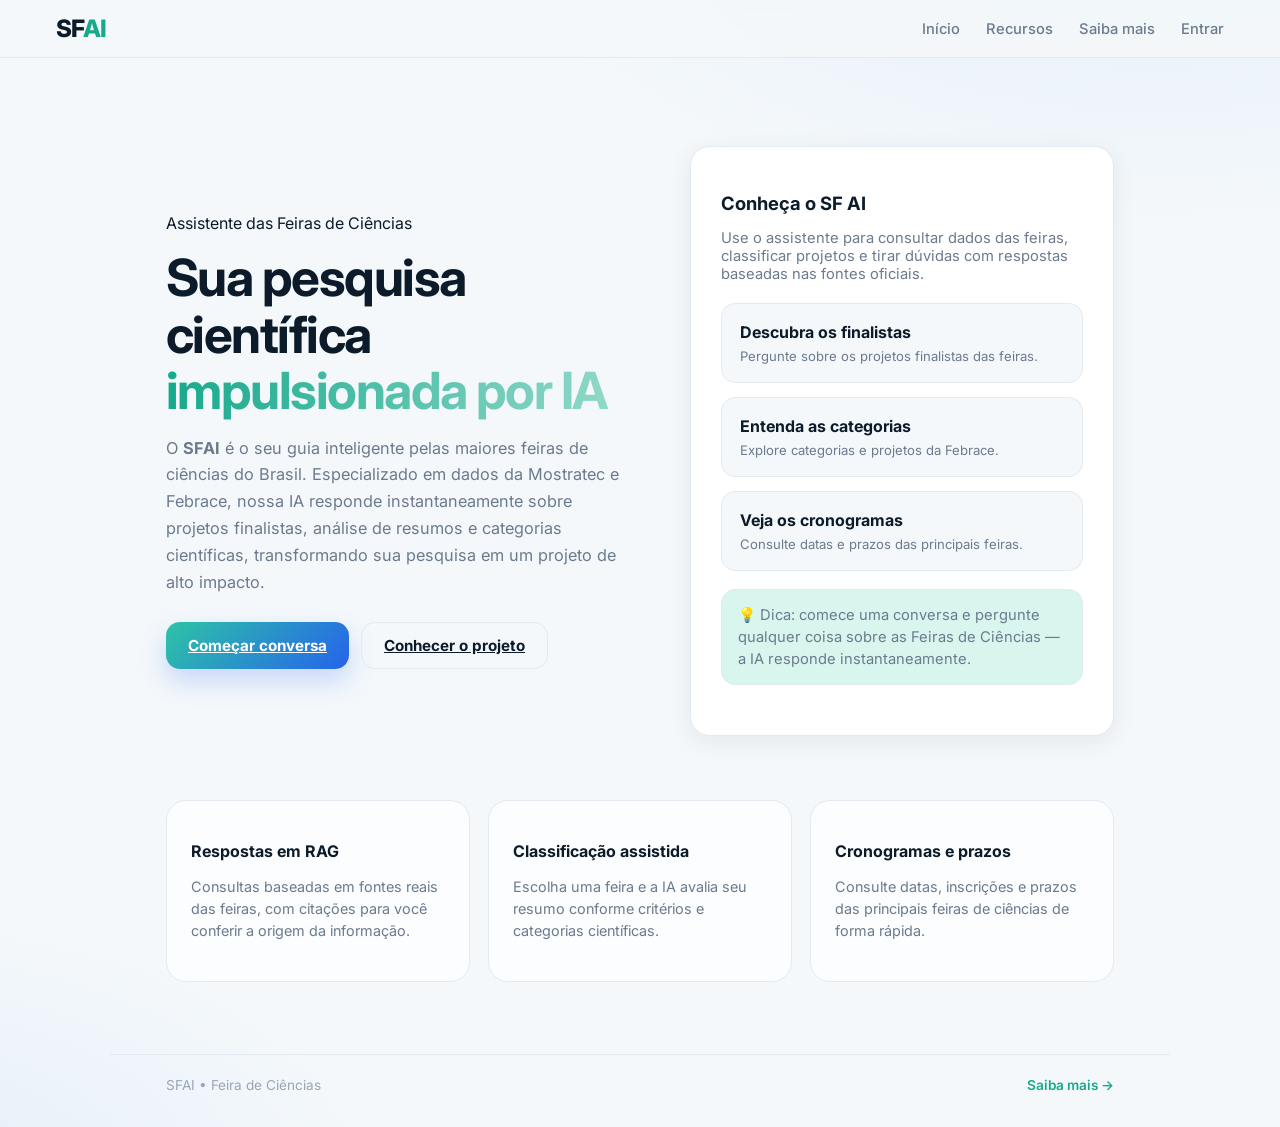
<file: index.html>
<!doctype html>
<html lang="pt-br">
  <head>
    <meta charset="UTF-8" />
    <meta name="viewport" content="width=device-width, initial-scale=1.0" />
    <meta name="theme-color" content="#0a1628" media="(prefers-color-scheme: dark)" />
    <meta name="theme-color" content="#f6f9fc" media="(prefers-color-scheme: light)" />
    <title>SFAI — Assistente Inteligente</title>

    <link rel="preconnect" href="https://fonts.googleapis.com" />
    <link rel="preconnect" href="https://fonts.gstatic.com" crossorigin />
    <link
      href="https://fonts.googleapis.com/css2?family=Inter:wght@400;500;600;700&display=swap"
      rel="stylesheet"
    />
    <script src="Theme/theme.js" defer></script>
    <link rel="stylesheet" href="Theme/theme.css" />
    <link rel="stylesheet" href="FrontEnd/chatbot/style.css" />
    <link rel="icon" type="image/png" href="img/favicon.png" />
  </head>

  <body>
    <div class="app">
      <!-- ======= Barra lateral de navegação ======= -->
      <aside class="sidebar" aria-label="Navegação principal">
        <button
          type="button"
          class="brand"
          onclick="window.location.href = 'Layout.html'"
          title="Página inicial"
        >
          La<span>r</span>
        </button>

        <nav class="sidebar-nav">
          <button
            type="button"
            class="nav-btn"
            onclick="browser()"
            title="Histórico de conversas"
            aria-label="Histórico de conversas"
          >
            <svg viewBox="0 0 24 24" fill="none" stroke="currentColor" stroke-width="2" stroke-linecap="round" stroke-linejoin="round" aria-hidden="true">
              <circle cx="12" cy="12" r="10"/>
              <polyline points="12 6 12 12 16 14"/>
            </svg>
            <span class="nav-label">Histórico</span>
          </button>

          <button
            type="button"
            class="nav-btn"
            onclick="toggleFaq()"
            title="Perguntas frequentes"
            aria-label="Perguntas frequentes"
          >
            <svg viewBox="0 0 24 24" fill="none" stroke="currentColor" stroke-width="2" stroke-linecap="round" stroke-linejoin="round" aria-hidden="true">
              <circle cx="12" cy="12" r="10"/>
              <path d="M9.09 9a3 3 0 0 1 5.83 1c0 2-3 3-3 3"/>
              <line x1="12" y1="17" x2="12.01" y2="17"/>
            </svg>
            <span class="nav-label">Perguntas frequentes</span>
          </button>
        </nav>

        <div class="sidebar-foot">
          <button
            type="button"
            class="nav-btn sidebar-collapse"
            title="Recolher menu"
            aria-label="Recolher menu"
            aria-expanded="true"
          >
            <svg viewBox="0 0 24 24" fill="none" stroke="currentColor" stroke-width="2" stroke-linecap="round" stroke-linejoin="round" aria-hidden="true">
              <polyline points="15 18 9 12 15 6"/>
            </svg>
            <span class="nav-label">Recolher</span>
          </button>
        </div>
      </aside>

      <!-- ======= Área principal ======= -->
      <div class="app-main">
        <main class="chat-stage">
          <section id="chat-container" class="chat-container" aria-label="Mensagens do assistente">
            <div class="chat-head" id="chatHead" aria-hidden="true">
              <h1>SF<span>AI</span></h1>
            </div>

            <div id="chat-area" class="chat-area" tabindex="0" aria-live="polite">
              <div class="message bot">
                Olá 👋 Pergunte qualquer coisa sobre as Feiras de Ciências, horários e muito mais!
              </div>
            </div>

            <div id="modeBadge" class="mode-badge" role="button" tabindex="0" title="Clique para desativar"></div>
          </section>
        </main>

        <!-- Composer: campo onde o usuário digita (separado da área de mensagens) -->
        <div class="composer-shell" aria-label="Campo de mensagem">
          <div class="composer-inner">
            <section class="hero" id="hero">
              <h1>SF<span>AI</span></h1>
              <p>Assistente inteligente para ajudar você a organizar seu projeto</p>
            </section>

            <div class="input-area">
              <div class="feira-selector">
                <button
                  type="button"
                  class="options-input-area"
                  onclick="toggleFeiraPopup()"
                  aria-haspopup="true"
                  aria-expanded="false"
                  id="feiraToggle"
                  title="Classificar para uma feira"
                  aria-label="Escolher feira"
                >
                  <svg viewBox="0 0 24 24" fill="none" stroke="currentColor" stroke-width="2" stroke-linecap="round" stroke-linejoin="round" aria-hidden="true">
                    <line x1="12" y1="5" x2="12" y2="19"/><line x1="5" y1="12" x2="19" y2="12"/>
                  </svg>
                </button>
                <div class="feira-popup" id="feiraPopup" role="menu">
                  <p class="feira-popup-title">Classificar para</p>
                  <button type="button" class="botao" role="menuitem" onclick="selecionarFeira('FEBRACE')">Febrace</button>
                  <button type="button" class="botao" role="menuitem" onclick="selecionarFeira('MOSTRATEC')">Mostratec</button>
                  <button type="button" class="botao" role="menuitem" onclick="selecionarFeira('Ciências para Todos')">Ciências para Todos</button>
                  <button type="button" class="botao" role="menuitem" onclick="selecionarFeira('12ª DIREC')">12ª DIREC</button>
                </div>
              </div>

              <div class="input-text">
                <textarea
                  id="user-input"
                  class="user-input"
                  placeholder="O que vamos fazer hoje?"
                  autocomplete="off"
                  aria-label="Escreva sua mensagem"
                ></textarea>
              </div>

              <button type="button" class="send-btn" onclick="enviarMensagem()" aria-label="Enviar mensagem">
                <svg viewBox="0 0 24 24" fill="none" stroke="currentColor" stroke-width="2" stroke-linecap="round" stroke-linejoin="round" aria-hidden="true">
                  <line x1="22" y1="2" x2="11" y2="13"/><polygon points="22 2 15 22 11 13 2 9 22 2"/>
                </svg>
                <span>Enviar</span>
              </button>
            </div>

            <div class="hero-chips" aria-label="Sugestões rápidas">
              <button type="button" class="chip" onclick="usarSugestao('O que é a Mostratec?')">O que é a Mostratec?</button>
              <button type="button" class="chip" onclick="usarSugestao('Como participar da Febrace?')">Como participar da Febrace?</button>
              <button type="button" class="chip" onclick="usarSugestao('Qual o cronograma da Mostratec?')">Qual o cronograma Mostratec?</button>
              <button type="button" class="chip" onclick="usarSugestao('Qual o cronograma da Febrace?')">Qual o cronograma Febrace?</button>
            </div>
          </div>
        </div>

        <footer class="app-footer">
          <span>SFAI • Assistente de Feira de Ciências</span>
          <a href="knowMore.html?msg=index">Saiba mais</a>
        </footer>
      </div>

      <!-- ======= Fundo escuro dos painéis ======= -->
      <button
        type="button"
        id="drawerBackdrop"
        class="drawer-backdrop"
        aria-label="Fechar painel"
        tabindex="-1"
      ></button>

      <!-- ======= Painel: Histórico ======= -->
      <aside id="hist" class="drawer" aria-label="Histórico de conversas">
        <div class="drawer-header">
          <div class="drawer-title">
            <button type="button" class="drawer-back" onclick="fecharPainéis()" aria-label="Fechar painel" title="Fechar">
              <svg viewBox="0 0 24 24" fill="none" stroke="currentColor" stroke-width="2.2" stroke-linecap="round" stroke-linejoin="round" aria-hidden="true">
                <line x1="19" y1="12" x2="5" y2="12"/><polyline points="12 19 5 12 12 5"/>
              </svg>
            </button>
            <svg viewBox="0 0 24 24" fill="none" stroke="currentColor" stroke-width="2" stroke-linecap="round" stroke-linejoin="round" aria-hidden="true">
              <circle cx="12" cy="12" r="10"/><polyline points="12 6 12 12 16 14"/>
            </svg>
            <h3>Histórico de conversas</h3>
          </div>
          <button type="button" class="btn btn-secondary btn-sm" id="btnNewChat" title="Nova conversa">
            <svg width="16" height="16" viewBox="0 0 24 24" fill="none" stroke="currentColor" stroke-width="2.2" stroke-linecap="round" stroke-linejoin="round" aria-hidden="true">
              <line x1="12" y1="5" x2="12" y2="19"/><line x1="5" y1="12" x2="19" y2="12"/>
            </svg>
            Nova conversa
          </button>
        </div>
        <div class="hist-list" id="histList"></div>
        <div class="hist-empty" id="histEmpty" style="display:none;">
          <svg width="40" height="40" viewBox="0 0 24 24" fill="none" stroke="currentColor" stroke-width="1.5" stroke-linecap="round" stroke-linejoin="round" aria-hidden="true">
            <circle cx="12" cy="12" r="10"/><polyline points="12 6 12 12 16 14"/>
          </svg>
          <p>Nenhuma conversa ainda.<br />Comece a conversar no chat!</p>
        </div>
      </aside>

      <!-- ======= Painel: FAQ ======= -->
      <aside id="faqPanel" class="drawer" aria-label="Perguntas frequentes">
        <div class="drawer-header">
          <div class="drawer-title">
            <button type="button" class="drawer-back" onclick="fecharPainéis()" aria-label="Fechar painel" title="Fechar">
              <svg viewBox="0 0 24 24" fill="none" stroke="currentColor" stroke-width="2.2" stroke-linecap="round" stroke-linejoin="round" aria-hidden="true">
                <line x1="19" y1="12" x2="5" y2="12"/><polyline points="12 19 5 12 12 5"/>
              </svg>
            </button>
            <svg viewBox="0 0 24 24" fill="none" stroke="currentColor" stroke-width="2" stroke-linecap="round" stroke-linejoin="round" aria-hidden="true">
              <circle cx="12" cy="12" r="10"/><path d="M9.09 9a3 3 0 0 1 5.83 1c0 2-3 3-3 3"/><line x1="12" y1="17" x2="12.01" y2="17"/>
            </svg>
            <h3>Perguntas frequentes</h3>
          </div>
        </div>
        <p class="drawer-subtitle">Toque em uma pergunta para perguntar ao assistente.</p>
        <div class="hist-list faq-list" id="faqList"></div>
      </aside>
    </div>

    <!-- ======= Menu do usuário ======= -->
    <div id="user-menu-widget" class="user-menu-widget" aria-label="Menu do usuário">
      <button
        id="userMenuButton"
        class="user-menu-button"
        type="button"
        aria-expanded="false"
        aria-haspopup="true"
        aria-label="Abrir menu do usuário"
      >
        <span id="userMenuIcon" class="user-menu-icon user-menu-initials"></span>
      </button>

      <div id="userMenuDropdown" class="user-menu-dropdown" role="menu" aria-hidden="true">
        <div class="user-menu-header">
          <div id="userMenuHeaderAvatar" class="user-menu-header-avatar"></div>
          <div id="userMenuName" class="user-menu-name"></div>
          <div id="userMenuEmail" class="user-menu-email"></div>
        </div>
        <div class="user-menu-actions">
          <button class="user-menu-item" type="button" role="menuitem" data-action="profile">
            <svg viewBox="0 0 24 24" fill="none" stroke="currentColor" stroke-width="2" stroke-linecap="round" stroke-linejoin="round" aria-hidden="true"><circle cx="12" cy="8" r="4"/><path d="M4 21c0-4 3.6-6 8-6s8 2 8 6"/></svg>
            <span class="user-menu-item-title">Meu Perfil</span>
          </button>
          <button class="user-menu-item" type="button" role="menuitem" data-action="settings">
            <svg viewBox="0 0 24 24" fill="none" stroke="currentColor" stroke-width="2" stroke-linecap="round" stroke-linejoin="round" aria-hidden="true"><circle cx="12" cy="12" r="3"/><path d="M19.4 15a1.65 1.65 0 0 0 .33 1.82l.06.06a2 2 0 1 1-2.83 2.83l-.06-.06a1.65 1.65 0 0 0-1.82-.33 1.65 1.65 0 0 0-1 1.51V21a2 2 0 1 1-4 0v-.09a1.65 1.65 0 0 0-1-1.51 1.65 1.65 0 0 0-1.82.33l-.06.06a2 2 0 1 1-2.83-2.83l.06-.06a1.65 1.65 0 0 0 .33-1.82 1.65 1.65 0 0 0-1.51-1H3a2 2 0 1 1 0-4h.09a1.65 1.65 0 0 0 1.51-1 1.65 1.65 0 0 0-.33-1.82l-.06-.06a2 2 0 1 1 2.83-2.83l.06.06a1.65 1.65 0 0 0 1.82.33h0a1.65 1.65 0 0 0 1-1.51V3a2 2 0 1 1 4 0v.09a1.65 1.65 0 0 0 1 1.51h0a1.65 1.65 0 0 0 1.82-.33l.06-.06a2 2 0 1 1 2.83 2.83l-.06.06a1.65 1.65 0 0 0-.33 1.82v0a1.65 1.65 0 0 0 1.51 1H21a2 2 0 1 1 0 4h-.09a1.65 1.65 0 0 0-1.51 1z"/></svg>
            <span class="user-menu-item-title">Configurações</span>
          </button>
          <button class="user-menu-item user-menu-item-danger" type="button" role="menuitem" data-action="logout">
            <svg viewBox="0 0 24 24" fill="none" stroke="currentColor" stroke-width="2" stroke-linecap="round" stroke-linejoin="round" aria-hidden="true"><path d="M9 21H5a2 2 0 0 1-2-2V5a2 2 0 0 1 2-2h4"/><polyline points="16 17 21 12 16 7"/><line x1="21" y1="12" x2="9" y2="12"/></svg>
            <span class="user-menu-item-title">Sair</span>
          </button>
        </div>
      </div>
    </div>

    <script src="FrontEnd/chatbot/script.js" defer></script>
  </body>
</html>
</file>
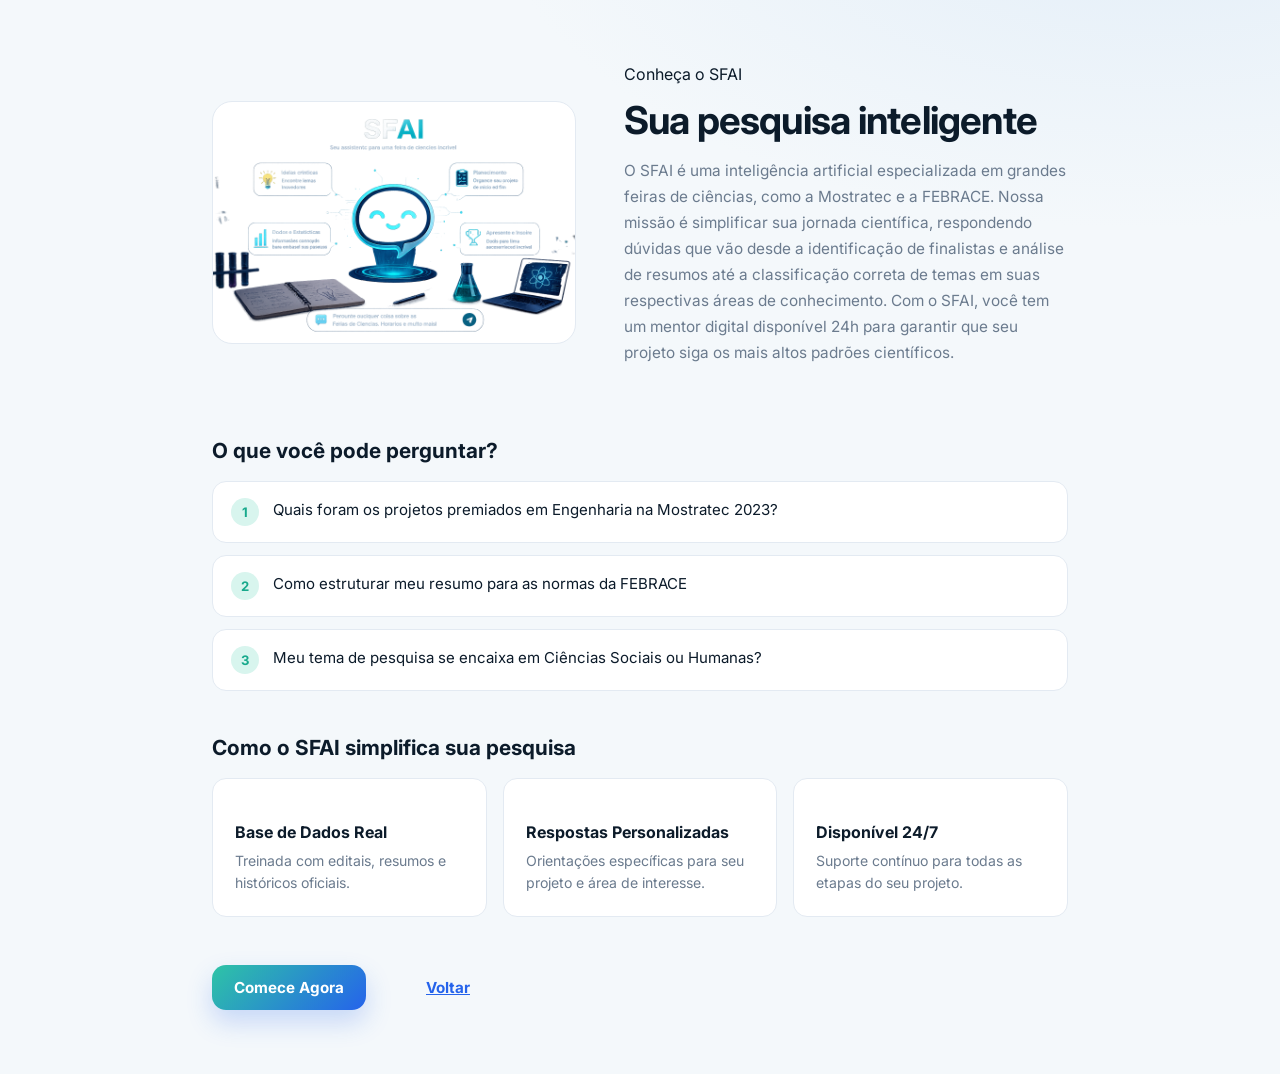
<file: knowMore.html>
<!doctype html>
<html lang="pt-br">
  <head>
    <meta charset="UTF-8" />
    <meta name="viewport" content="width=device-width, initial-scale=1.0" />
    <meta name="theme-color" content="#0a1628" media="(prefers-color-scheme: dark)" />
    <meta name="theme-color" content="#f6f9fc" media="(prefers-color-scheme: light)" />
    <title>SFAI | Saiba mais</title>
    <link rel="icon" type="image/png" href="img/favicon.png" />
    <link rel="preconnect" href="https://fonts.googleapis.com" />
    <link rel="preconnect" href="https://fonts.gstatic.com" crossorigin />
    <link
      href="https://fonts.googleapis.com/css2?family=Inter:wght@400;500;600;700;800&display=swap"
      rel="stylesheet"
    />
    <script src="Theme/theme.js" defer></script>
    <link rel="stylesheet" href="Theme/theme.css" />
    <link rel="stylesheet" href="Theme/ui.css" />
    <link rel="stylesheet" href="FrontEnd/KnowMore/knowMore.css" />
    <script src="FrontEnd/KnowMore/knowmore.js" defer></script>
  </head>

  <body class="about-body">
    <main class="about-page">
      <div class="about-hero">
        <img
          src="img/SFAI_BOT_KNOWMORE.png"
          alt="Ilustração do assistente SFAI respondendo dúvidas sobre feiras de ciências"
          loading="lazy"
          width="640"
          height="400"
        />
        <div class="about-hero-text">
          <span class="chip">Conheça o SFAI</span>
          <h1>Sua pesquisa inteligente</h1>
          <p>
            O SFAI é uma inteligência artificial especializada em grandes feiras
            de ciências, como a Mostratec e a FEBRACE. Nossa missão é simplificar
            sua jornada científica, respondendo dúvidas que vão desde a
            identificação de finalistas e análise de resumos até a classificação
            correta de temas em suas respectivas áreas de conhecimento. Com o
            SFAI, você tem um mentor digital disponível 24h para garantir que seu
            projeto siga os mais altos padrões científicos.
          </p>
        </div>
      </div>

      <section class="about-section">
        <h2>O que você pode perguntar?</h2>
        <ul class="about-list">
          <li>
            <span class="about-bullet">1</span>
            <span>Quais foram os projetos premiados em Engenharia na Mostratec 2023?</span>
          </li>
          <li>
            <span class="about-bullet">2</span>
            <span>Como estruturar meu resumo para as normas da FEBRACE</span>
          </li>
          <li>
            <span class="about-bullet">3</span>
            <span>Meu tema de pesquisa se encaixa em Ciências Sociais ou Humanas?</span>
          </li>
        </ul>
      </section>

      <section class="about-section">
        <h2>Como o SFAI simplifica sua pesquisa</h2>
        <div class="benefitsContainer">
          <div class="benefit-card firstBenefit">
            <h4>Base de Dados Real</h4>
            <p>Treinada com editais, resumos e históricos oficiais.</p>
          </div>
          <div class="benefit-card secondBenefit">
            <h4>Respostas Personalizadas</h4>
            <p>Orientações específicas para seu projeto e área de interesse.</p>
          </div>
          <div class="benefit-card thirdBenefit">
            <h4>Disponível 24/7</h4>
            <p>Suporte contínuo para todas as etapas do seu projeto.</p>
          </div>
        </div>
      </section>

      <div class="about-actions">
        <button class="btn btn-primary" onclick="window.location.href = 'index.html'">
          Comece Agora
        </button>
        <a href="javascript:void(0)" class="btn btn-ghost" onclick="displayMessage()">Voltar</a>
      </div>
    </main>
  </body>
</html>
</file>
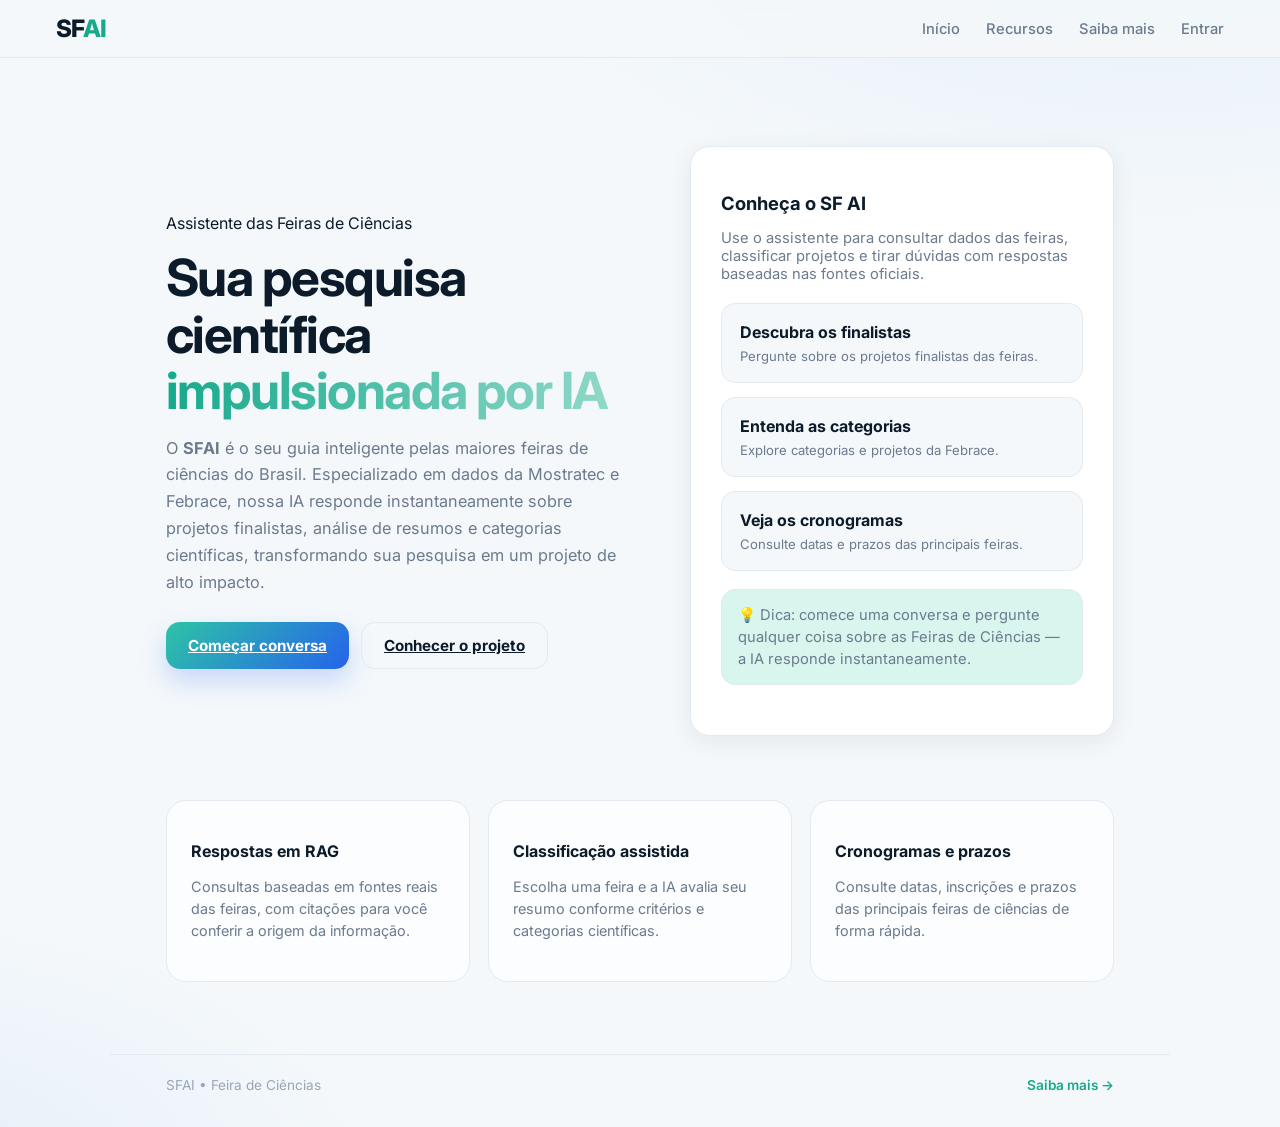
<file: Layout.html>
<!doctype html>
<html lang="pt-br">
  <head>
    <title>SFAI | Sua pesquisa científica impulsionada por IA</title>
    <meta charset="UTF-8" />
    <meta name="viewport" content="width=device-width, initial-scale=1.0" />
    <meta name="theme-color" content="#0a1628" media="(prefers-color-scheme: dark)" />
    <meta name="theme-color" content="#f6f9fc" media="(prefers-color-scheme: light)" />
    <meta
      name="description"
      content="Assistente inteligente das Feiras de Ciências: dados da Mostratec e Febrace, análise de resumos e categorias científicas."
    />
    <link rel="icon" type="image/png" href="img/favicon.png" />
    <link rel="preconnect" href="https://fonts.googleapis.com" />
    <link rel="preconnect" href="https://fonts.gstatic.com" crossorigin />
    <link
      href="https://fonts.googleapis.com/css2?family=Inter:wght@400;500;600;700;800&display=swap"
      rel="stylesheet"
    />
    <script src="Theme/theme.js" defer></script>
    <link rel="stylesheet" href="Theme/theme.css" />
    <link rel="stylesheet" href="Theme/ui.css" />
    <link rel="stylesheet" href="FrontEnd/Layout/Layout.css" />
    <script src="FrontEnd/Layout/layout.js" defer></script>
  </head>

  <body class="landing-body">
    <header class="landing-header">
      <div class="logo">SF<span>AI</span></div>
      <nav class="landing-nav">
        <a href="#inicio">Início</a>
        <a href="#recursos">Recursos</a>
        <a href="knowMore.html">Saiba mais</a>
        <a href="Login/login.html">Entrar</a>
      </nav>
    </header>

    <main>
      <section class="landing-hero" id="inicio">
        <div class="landing-hero-content">
          <span class="chip">Assistente das Feiras de Ciências</span>
          <h1>
            Sua pesquisa científica
            <span class="grad-text">impulsionada por IA</span>
          </h1>
          <p>
            O <strong>SFAI</strong> é o seu guia inteligente pelas maiores feiras
            de ciências do Brasil. Especializado em dados da Mostratec e
            Febrace, nossa IA responde instantaneamente sobre projetos
            finalistas, análise de resumos e categorias científicas,
            transformando sua pesquisa em um projeto de alto impacto.
          </p>
          <div class="landing-hero-actions">
            <a class="btn btn-primary" href="index.html">Começar conversa</a>
            <a class="btn btn-ghost" href="knowMore.html">Conhecer o projeto</a>
          </div>
        </div>

        <div class="landing-actions">
          <h2>Conheça o SF AI</h2>
          <p>
            Use o assistente para consultar dados das feiras, classificar
            projetos e tirar dúvidas com respostas baseadas nas fontes oficiais.
          </p>
          <div class="action-grid">
            <button class="card-btn" onclick="window.location.href='index.html?msg='+encodeURIComponent('Quais são os projetos finalistas da Mostratec?')">
              <span class="card-btn-title">Descubra os finalistas</span>
              <span class="card-btn-desc">Pergunte sobre os projetos finalistas das feiras.</span>
            </button>
            <button class="card-btn" onclick="window.location.href='index.html?msg='+encodeURIComponent('Quais são as categorias científicas da Febrace?')">
              <span class="card-btn-title">Entenda as categorias</span>
              <span class="card-btn-desc">Explore categorias e projetos da Febrace.</span>
            </button>
            <button class="card-btn" onclick="window.location.href='index.html?msg='+encodeURIComponent('Qual o cronograma da Mostratec?')">
              <span class="card-btn-title">Veja os cronogramas</span>
              <span class="card-btn-desc">Consulte datas e prazos das principais feiras.</span>
            </button>
          </div>
          <p class="landing-actions-tip">
            💡 Dica: comece uma conversa e pergunte qualquer coisa sobre as
            Feiras de Ciências — a IA responde instantaneamente.
          </p>
        </div>
      </section>

      <section class="landing-features" id="recursos">
        <div class="feature-card">
          <h3>Respostas em RAG</h3>
          <p>
            Consultas baseadas em fontes reais das feiras, com citações para
            você conferir a origem da informação.
          </p>
        </div>
        <div class="feature-card">
          <h3>Classificação assistida</h3>
          <p>
            Escolha uma feira e a IA avalia seu resumo conforme critérios e
            categorias científicas.
          </p>
        </div>
        <div class="feature-card">
          <h3>Cronogramas e prazos</h3>
          <p>
            Consulte datas, inscrições e prazos das principais feiras de
            ciências de forma rápida.
          </p>
        </div>
      </section>
    </main>

    <footer class="landing-footer">
      <span>SFAI • Feira de Ciências</span>
      <a href="knowMore.html">Saiba mais →</a>
    </footer>
  </body>
</html>
</file>
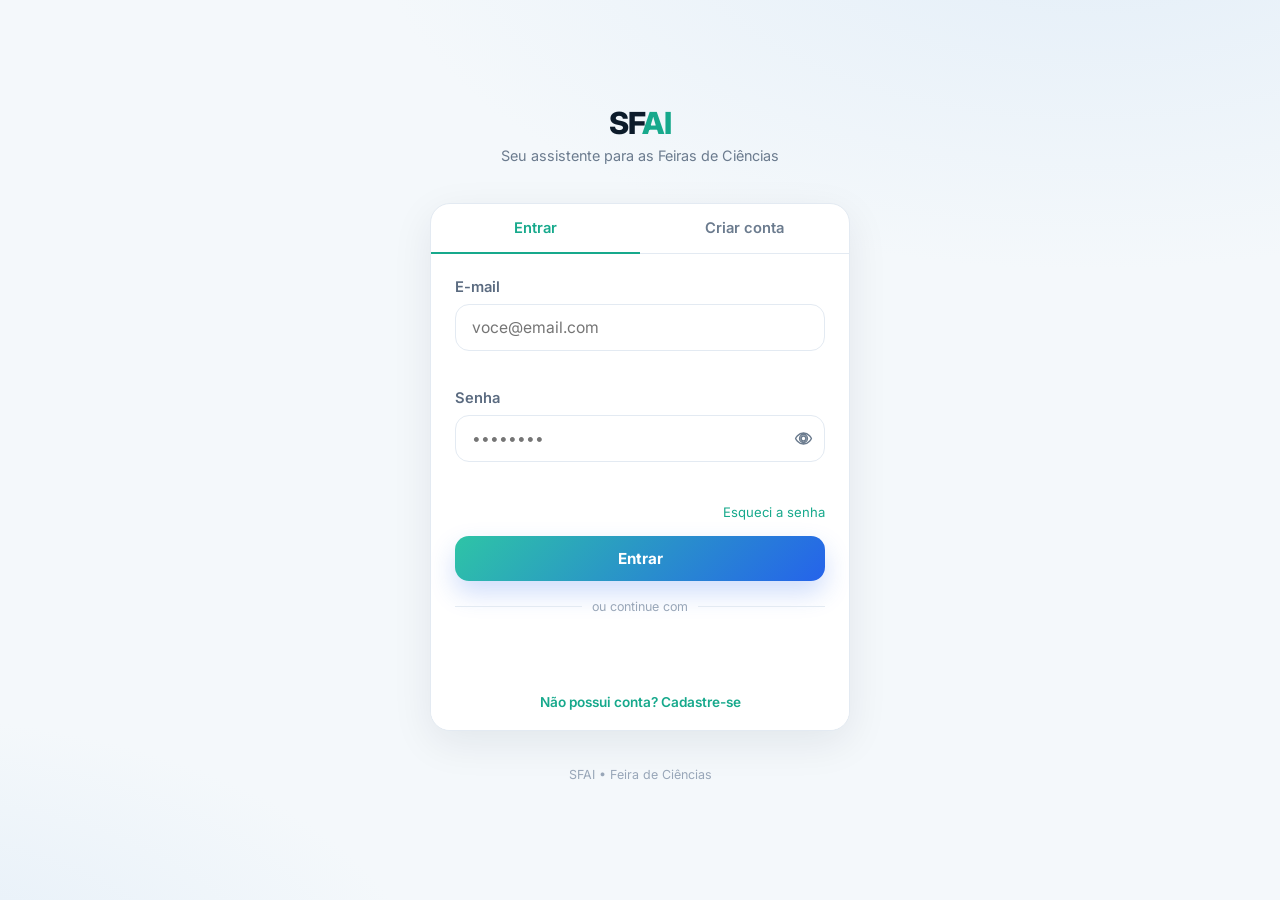
<file: profile.html>
<!doctype html>
<html lang="pt-br">
  <head>
    <meta charset="UTF-8" />
    <meta name="viewport" content="width=device-width, initial-scale=1.0" />
    <meta name="theme-color" content="#0a1628" media="(prefers-color-scheme: dark)" />
    <meta name="theme-color" content="#f6f9fc" media="(prefers-color-scheme: light)" />
    <title>Meu Perfil | SFAI</title>
    <link rel="preconnect" href="https://fonts.googleapis.com" />
    <link rel="preconnect" href="https://fonts.gstatic.com" crossorigin />
    <link
      href="https://fonts.googleapis.com/css2?family=Inter:wght@400;500;600;700&display=swap"
      rel="stylesheet"
    />
    <script src="Theme/theme.js" defer></script>
    <link rel="stylesheet" href="Theme/theme.css" />
    <link rel="stylesheet" href="Theme/ui.css" />
    <link rel="stylesheet" href="Profile/profile.css" />
    <link rel="icon" type="image/png" href="img/favicon.png" />
  </head>
  <body>
    <div class="page-shell">
      <header class="page-header">
        <button type="button" class="back-button" id="backButton">
          ← Voltar
        </button>
        <div>
          <p class="eyebrow">Meu Perfil</p>
          <h1>Informações da conta</h1>
          <p class="page-description">
            Visualize seus dados, segurança e mudanças rápidas de perfil.
          </p>
        </div>
      </header>

      <section class="grid-layout">
        <article class="overview-card">
          <div class="profile-summary">
            <div id="profileAvatar" class="profile-avatar"></div>
            <div>
              <p class="label">Olá,</p>
              <h2 id="profileName">Usuário</h2>
              <p id="profileEmail" class="subtext">email@exemplo.com</p>
            </div>
          </div>

          <div class="profile-badges">
            <div class="pill">Conta SFAI</div>
            <div class="pill pill-soft">Segurança alta</div>
          </div>

          <div class="overview-actions">
            <button id="editProfileButton" class="btn-primary">
              Editar Perfil
            </button>
            <button id="logoutFromProfile" class="btn-secondary">Sair</button>
          </div>

          <div class="info-block">
            <div>
              <span class="info-label">Método de login</span>
              <strong id="profileLoginMethod">Conta SFAI</strong>
            </div>
            <div>
              <span class="info-label">Criado em</span>
              <strong id="profileCreatedAt">Não disponível</strong>
            </div>
            <div>
              <span class="info-label">ID do usuário</span>
              <strong id="profileId">-</strong>
            </div>
          </div>
        </article>

        <article class="security-card">
          <div class="card-title">
            <span class="card-icon">🔒</span>
            <div>
              <h3>Segurança da conta</h3>
              <p>Veja se sua conta está protegida e como ela foi criada.</p>
            </div>
          </div>

          <div class="security-status-card">
            <span class="security-status">✓</span>
            <div>
              <p class="security-text" id="securityText">
                Conta protegida por senha
              </p>
              <p class="security-note" id="securityNote">
                O email não pode ser alterado aqui.
              </p>
            </div>
          </div>
        </article>
      </section>

      <div id="editProfileModal" class="modal-overlay hidden">
        <div class="modal-card">
          <div class="modal-header">
            <div>
              <p class="eyebrow">Editar Perfil</p>
              <h2>Atualize seu nome e avatar</h2>
            </div>
            <button type="button" class="icon-button" id="closeModalButton">
              ✕
            </button>
          </div>

          <form id="editProfileForm" class="form-grid">
            <div class="form-field">
              <label for="editName">Nome completo</label>
              <input type="text" id="editName" name="name" />
            </div>
            <div class="form-field">
              <label for="editAvatarUrl">Foto de perfil</label>
              <input type="url" id="editAvatarUrl" name="avatarUrl" />
              <p class="field-note" id="avatarFieldNote">
                Apenas contas SFAI podem atualizar a foto diretamente.
              </p>
            </div>
            <div class="form-footer">
              <button type="button" class="btn-secondary" id="cancelEditButton">
                Cancelar
              </button>
              <button type="submit" class="btn-primary">Salvar</button>
            </div>
          </form>
        </div>
      </div>

      <div id="toastContainer" class="toast-container"></div>
    </div>

    <script src="Profile/profile.js" defer></script>
  </body>
</html>
</file>
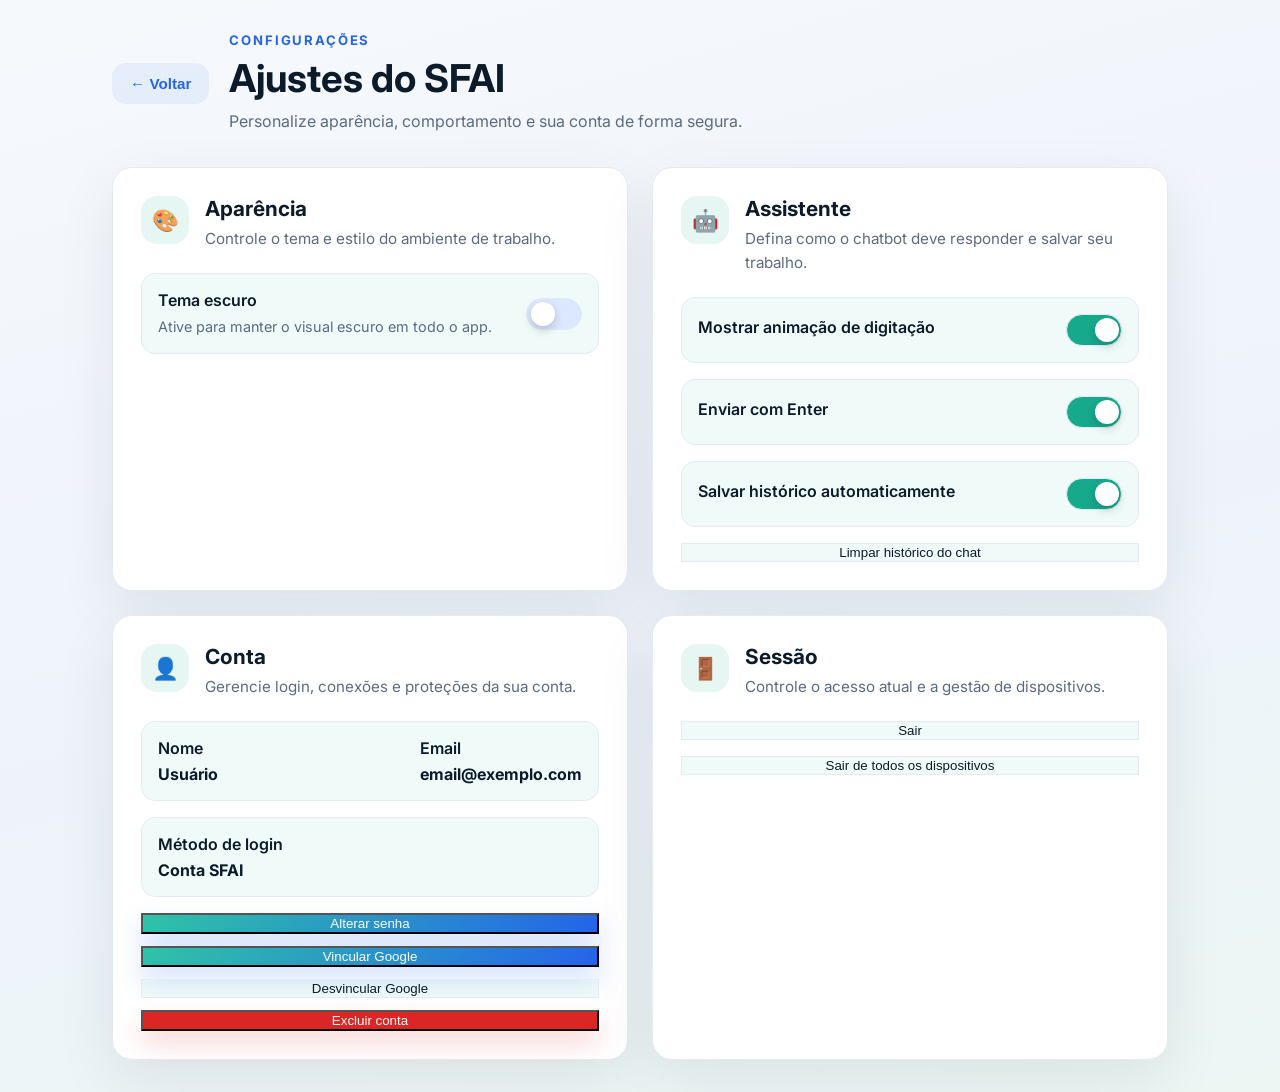
<file: settings.html>
<!doctype html>
<html lang="pt-br">
  <head>
    <meta charset="UTF-8" />
    <meta name="viewport" content="width=device-width, initial-scale=1.0" />
    <meta name="theme-color" content="#0a1628" media="(prefers-color-scheme: dark)" />
    <meta name="theme-color" content="#f6f9fc" media="(prefers-color-scheme: light)" />
    <title>Configurações | SFAI</title>
    <link rel="preconnect" href="https://fonts.googleapis.com" />
    <link rel="preconnect" href="https://fonts.gstatic.com" crossorigin />
    <link
      href="https://fonts.googleapis.com/css2?family=Inter:wght@400;500;600;700&display=swap"
      rel="stylesheet"
    />
    <script src="Theme/theme.js" defer></script>
    <link rel="stylesheet" href="Theme/theme.css" />
    <link rel="stylesheet" href="Theme/ui.css" />
    <link rel="stylesheet" href="Settings/settings.css" />
    <link rel="icon" type="image/png" href="img/favicon.png" />
  </head>
  <body>
    <div class="page-shell">
      <header class="page-header">
        <button type="button" class="back-button" id="backButton">
          ← Voltar
        </button>
        <div>
          <p class="eyebrow">Configurações</p>
          <h1>Ajustes do SFAI</h1>
          <p class="page-description">
            Personalize aparência, comportamento e sua conta de forma segura.
          </p>
        </div>
      </header>

      <section class="settings-grid">
        <article class="settings-card">
          <div class="card-title">
            <span class="card-icon">🎨</span>
            <div>
              <h2>Aparência</h2>
              <p>Controle o tema e estilo do ambiente de trabalho.</p>
            </div>
          </div>
          <div class="card-body">
            <div class="settings-row">
              <div>
                <p class="label">Tema escuro</p>
                <p class="field-note">
                  Ative para manter o visual escuro em todo o app.
                </p>
              </div>
              <label class="switch">
                <input id="themeToggle" type="checkbox" />
                <span class="slider"></span>
              </label>
            </div>
          </div>
        </article>

        <article class="settings-card">
          <div class="card-title">
            <span class="card-icon">🤖</span>
            <div>
              <h2>Assistente</h2>
              <p>Defina como o chatbot deve responder e salvar seu trabalho.</p>
            </div>
          </div>
          <div class="card-body">
            <div class="settings-row">
              <div>
                <p class="label">Mostrar animação de digitação</p>
              </div>
              <label class="switch">
                <input id="typingAnimationToggle" type="checkbox" />
                <span class="slider"></span>
              </label>
            </div>
            <div class="settings-row">
              <div>
                <p class="label">Enviar com Enter</p>
              </div>
              <label class="switch">
                <input id="enterSendToggle" type="checkbox" />
                <span class="slider"></span>
              </label>
            </div>
            <div class="settings-row">
              <div>
                <p class="label">Salvar histórico automaticamente</p>
              </div>
              <label class="switch">
                <input id="autoSaveHistoryToggle" type="checkbox" />
                <span class="slider"></span>
              </label>
            </div>
            <button id="clearHistoryButton" class="btn-secondary btn-block">
              Limpar histórico do chat
            </button>
          </div>
        </article>

        <article class="settings-card">
          <div class="card-title">
            <span class="card-icon">👤</span>
            <div>
              <h2>Conta</h2>
              <p>Gerencie login, conexões e proteções da sua conta.</p>
            </div>
          </div>
          <div class="card-body">
            <div class="settings-row split-row">
              <div>
                <p class="label">Nome</p>
                <p id="settingsAccountName" class="field-value">Usuário</p>
              </div>
              <div>
                <p class="label">Email</p>
                <p id="settingsAccountEmail" class="field-value">
                  email@exemplo.com
                </p>
              </div>
            </div>
            <div class="settings-row">
              <div>
                <p class="label">Método de login</p>
                <p id="settingsAccountMethod" class="field-value">Conta SFAI</p>
              </div>
            </div>
            <div class="button-grid">
              <button id="changePasswordButton" class="btn-primary btn-block">
                Alterar senha
              </button>
              <button id="linkGoogleButton" class="btn-primary btn-block">
                Vincular Google
              </button>
              <button id="unlinkGoogleButton" class="btn-secondary btn-block">
                Desvincular Google
              </button>
              <button id="deleteAccountButton" class="btn-danger btn-block">
                Excluir conta
              </button>
            </div>
          </div>
        </article>

        <article class="settings-card">
          <div class="card-title">
            <span class="card-icon">🚪</span>
            <div>
              <h2>Sessão</h2>
              <p>Controle o acesso atual e a gestão de dispositivos.</p>
            </div>
          </div>
          <div class="card-body">
            <button id="logoutButton" class="btn-secondary btn-block">
              Sair
            </button>
            <button id="logoutAllButton" class="btn-secondary btn-block">
              Sair de todos os dispositivos
            </button>
          </div>
        </article>
      </section>

      <div id="confirmModal" class="modal-overlay hidden">
        <div class="modal-card">
          <div class="modal-header">
            <div>
              <p class="eyebrow">Confirmar exclusão</p>
              <h2>Excluir conta</h2>
            </div>
            <button
              type="button"
              class="icon-button"
              id="closeDeleteModalButton"
            >
              ✕
            </button>
          </div>
          <p class="modal-description">
            Ao confirmar, sua conta será marcada para exclusão no backend. Esta
            ação ainda não será executada.
          </p>
          <div class="modal-actions">
            <button id="cancelDeleteButton" class="btn-secondary">
              Cancelar
            </button>
            <button id="confirmDeleteButton" class="btn-danger">
              Confirmar
            </button>
          </div>
        </div>
      </div>

      <div id="toastContainer" class="toast-container"></div>
    </div>

    <script src="Settings/settings.js" defer></script>
  </body>
</html>
</file>
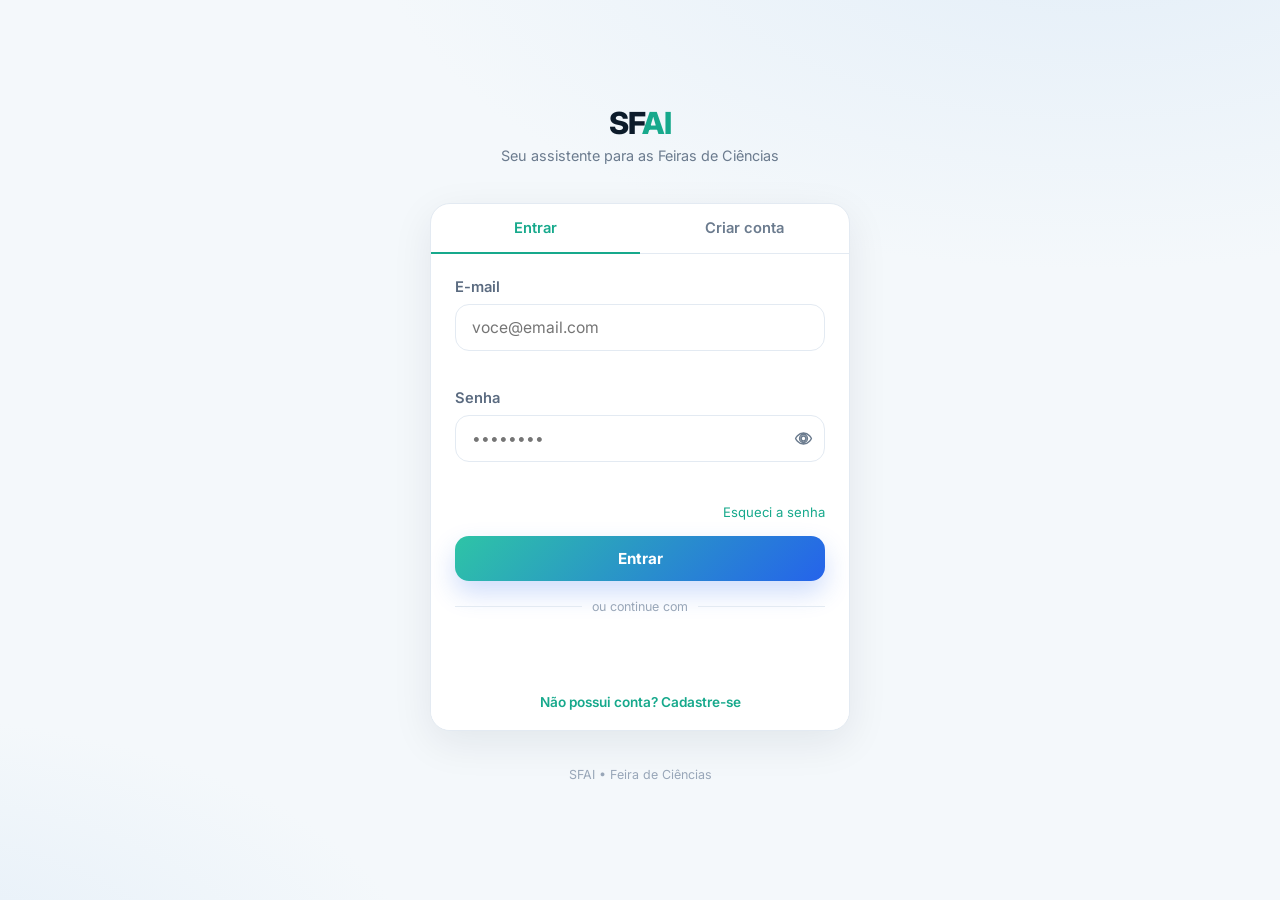
<file: Login/login.html>
<!doctype html>
<html lang="pt-br">
  <head>
    <title>Entrar | SFAI</title>
    <meta charset="UTF-8" />
    <meta name="viewport" content="width=device-width, initial-scale=1.0" />
    <meta name="theme-color" content="#0a1628" media="(prefers-color-scheme: dark)" />
    <meta name="theme-color" content="#f6f9fc" media="(prefers-color-scheme: light)" />

    <link rel="preconnect" href="https://fonts.googleapis.com" />
    <link rel="preconnect" href="https://fonts.gstatic.com" crossorigin />
    <link
      href="https://fonts.googleapis.com/css2?family=Inter:wght@400;500;600;700;800&display=swap"
      rel="stylesheet"
    />
    <script src="../Theme/theme.js" defer></script>
    <link rel="stylesheet" href="../Theme/theme.css" />
    <link rel="stylesheet" href="../Theme/ui.css" />
    <link rel="stylesheet" href="login.css" />
    <link rel="icon" type="image/png" href="../img/favicon.png" />
    <script src="https://accounts.google.com/gsi/client" async defer></script>
    <script src="script.js" defer></script>
  </head>

  <body class="auth-body">
    <main class="auth-page">
      <div class="auth-brand">
        <span class="auth-logo">SF<span>AI</span></span>
        <p>Seu assistente para as Feiras de Ciências</p>
      </div>

      <div class="corpo-do-login" id="corpoDoLogin">
        <!-- Abas -->
        <div class="auth-tabs" role="tablist" aria-label="Entrar ou criar conta">
          <a href="#" class="auth-tab switch-link is-active" data-target="login" role="tab" aria-selected="true">Entrar</a>
          <a href="#" class="auth-tab switch-link" data-target="cadastro" role="tab" aria-selected="false">Criar conta</a>
        </div>

        <div class="auth-forms">
          <section class="auth-panel login-panel is-active" data-panel="login">
            <form id="loginForm" novalidate>
              <div class="form-field">
                <label for="loginEmail">E-mail</label>
                <input type="email" id="loginEmail" name="email" autocomplete="email" placeholder="voce@email.com" />
              </div>
              <div class="field-error" data-error-for="loginEmail"></div>

              <div class="form-field">
                <label for="loginSenha">Senha</label>
                <div class="senha-wrapper">
                  <input type="password" id="loginSenha" name="senha" autocomplete="current-password" placeholder="••••••••" />
                  <button type="button" class="toggle-senha" aria-label="Mostrar senha" title="Mostrar senha">
                    <svg class="icon-eye-open" viewBox="0 0 24 24" aria-hidden="true"><path d="M12 5c-7 0-10 7-10 7s3 7 10 7 10-7 10-7-3-7-10-7Zm0 12a5 5 0 1 1 0-10 5 5 0 0 1 0 10Zm0-2a3 3 0 1 0 0-6 3 3 0 0 0 0 6Z"/></svg>
                    <svg class="icon-eye-closed" viewBox="0 0 24 24" aria-hidden="true" style="display: none"><path d="M3 3l18 18M10.6 10.6A3 3 0 0 0 13.4 13.4M9.2 6.2A11 11 0 0 1 12 5c7 0 10 7 10 7a18.4 18.4 0 0 1-3.6 4.4M6.7 8.7A18.3 18.3 0 0 0 2 12s3 7 10 7a11.4 11.4 0 0 0 4.2-.8"/></svg>
                  </button>
                </div>
              </div>
              <div class="field-error" data-error-for="loginSenha"></div>

              <div class="form-links">
                <a href="javascript:void(0)" class="a2" id="forgotPassword">Esqueci a senha</a>
              </div>

              <button class="btn btn-primary btn-block" type="submit">Entrar</button>
            </form>

            <div class="auth-divider"><span>ou continue com</span></div>

            <div id="buttonDiv"></div>

            <div class="auth-switch">
              <a href="#" class="switch-link" data-target="cadastro">Não possui conta? Cadastre-se</a>
            </div>
          </section>

          <section class="auth-panel cadastro-panel" data-panel="cadastro">
            <form id="cadastroForm" novalidate>
              <div class="form-field">
                <label for="cadastroNome">Nome</label>
                <input type="text" id="cadastroNome" name="nome" autocomplete="name" placeholder="Seu nome completo" />
              </div>
              <div class="field-error" data-error-for="cadastroNome"></div>

              <div class="form-field">
                <label for="cadastroEmail">E-mail</label>
                <input type="email" id="cadastroEmail" name="email" autocomplete="email" placeholder="voce@email.com" />
              </div>
              <div class="field-error" data-error-for="cadastroEmail"></div>

              <div class="form-field">
                <label for="cadastroSenha">Senha</label>
                <div class="senha-wrapper">
                  <input type="password" id="cadastroSenha" name="senha" autocomplete="new-password" placeholder="Crie uma senha" />
                  <button type="button" class="toggle-senha" aria-label="Mostrar senha" title="Mostrar senha">
                    <svg class="icon-eye-open" viewBox="0 0 24 24" aria-hidden="true"><path d="M12 5c-7 0-10 7-10 7s3 7 10 7 10-7 10-7-3-7-10-7Zm0 12a5 5 0 1 1 0-10 5 5 0 0 1 0 10Zm0-2a3 3 0 1 0 0-6 3 3 0 0 0 0 6Z"/></svg>
                    <svg class="icon-eye-closed" viewBox="0 0 24 24" aria-hidden="true" style="display: none"><path d="M3 3l18 18M10.6 10.6A3 3 0 0 0 13.4 13.4M9.2 6.2A11 11 0 0 1 12 5c7 0 10 7 10 7a18.4 18.4 0 0 1-3.6 4.4M6.7 8.7A18.3 18.3 0 0 0 2 12s3 7 10 7a11.4 11.4 0 0 0 4.2-.8"/></svg>
                  </button>
                </div>
              </div>
              <div class="field-error" data-error-for="cadastroSenha"></div>

              <div class="form-field">
                <label for="confirmarSenha">Confirmar senha</label>
                <div class="senha-wrapper">
                  <input type="password" id="confirmarSenha" name="confirmarSenha" autocomplete="new-password" placeholder="Repita a senha" />
                  <button type="button" class="toggle-senha" aria-label="Mostrar senha" title="Mostrar senha">
                    <svg class="icon-eye-open" viewBox="0 0 24 24" aria-hidden="true"><path d="M12 5c-7 0-10 7-10 7s3 7 10 7 10-7 10-7-3-7-10-7Zm0 12a5 5 0 1 1 0-10 5 5 0 0 1 0 10Zm0-2a3 3 0 1 0 0-6 3 3 0 0 0 0 6Z"/></svg>
                    <svg class="icon-eye-closed" viewBox="0 0 24 24" aria-hidden="true" style="display: none"><path d="M3 3l18 18M10.6 10.6A3 3 0 0 0 13.4 13.4M9.2 6.2A11 11 0 0 1 12 5c7 0 10 7 10 7a18.4 18.4 0 0 1-3.6 4.4M6.7 8.7A18.3 18.3 0 0 0 2 12s3 7 10 7a11.4 11.4 0 0 0 4.2-.8"/></svg>
                  </button>
                </div>
              </div>
              <div class="field-error" data-error-for="confirmarSenha"></div>

              <button class="btn btn-primary btn-block" type="submit">Criar conta</button>
            </form>

            <div class="auth-switch">
              <a href="#" class="switch-link" data-target="login">Já possui conta? Entrar</a>
            </div>
          </section>
        </div>
      </div>

      <p class="auth-foot">SFAI • Feira de Ciências</p>

      <div id="toastContainer" class="toast-container"></div>
    </main>
  </body>
</html>
</file>
<file: Theme/theme.css>
/* ============================================================
   SFAI — Design System global
   Fonte única de tokens. Alterar aqui reflete em todas as páginas.
   ============================================================ */

:root {
  /* ----------------------------- Light theme ----------------------------- */
  --background: linear-gradient(165deg, #f6f9fc 0%, #eef3fb 55%, #ecf6f3 100%);
  --bg: #f4f8fb;
  --bg-accent: #e3eef8;
  --surface: #ffffff;
  --surface-soft: rgba(46, 196, 166, 0.07);
  --surface-hover: #f1f6fd;
  --surface-strong: #ffffff;

  --text: #0c1b2a;
  --text-secondary: #5b6b80;
  --text-muted: #6b7b8e;
  --text-faint: #98a6b8;
  --title-color: #0c1b2a;
  --label-color: #5b6b80;

  /* Actions */
  --primary: linear-gradient(135deg, #2ec4a6, #2563eb);
  --primary-solid: #2563eb;
  --primary-soft: #e6f7f3;
  --accent: #2ec4a6;
  --accent-solid: #17a98c;
  --accent-soft: #d8f5ee;
  --accent-muted: #8fd8c8;

  /* Surfaces / dividers */
  --border: #e3eaf2;
  --shadow: 0 20px 60px rgba(12, 27, 42, 0.08);
  --shadow-sm: 0 6px 24px rgba(12, 27, 42, 0.07);

  /* Status */
  --success: #10b981;
  --success-soft: #d7f5ea;
  --danger: #dc2626;
  --danger-soft: #fde8e8;
  --warning: #f59e0b;
  --warning-soft: #fdf0d7;
  --info: #3b82f6;
  --info-soft: #e0ecff;

  /* Accessibility */
  --focus-ring: 0 0 0 3px rgba(46, 196, 166, 0.45);

  /* Radii */
  --radius-sm: 10px;
  --radius-md: 14px;
  --radius-lg: 20px;
  --radius-xl: 28px;

  /* Component tokens (derivados) */
  --back-button-bg: rgba(37, 99, 235, 0.08);
  --back-button-color: var(--primary-solid);
  --btn-secondary-bg: var(--surface-soft);
  --btn-secondary-text: var(--text);
  --pill-bg: var(--surface-hover);

  --badge-sfai-bg: linear-gradient(135deg, #06b6d4, #0ea5e9);
  --badge-google-bg: linear-gradient(135deg, #4285f4, #3b82f6);
  --badge-security-bg: linear-gradient(135deg, #10b981, #34d399);
  --badge-admin-bg: linear-gradient(135deg, #f59e0b, #fbbf24);

  --security-inner-bg: #ffffff;
}

/* ----------------------------- Dark theme ----------------------------- */
:root[data-theme="dark"] {
  --background: linear-gradient(180deg, #0a1628 0%, #0e2038 50%, #102b47 100%);
  --bg: #0a1628;
  --bg-accent: rgba(59, 130, 246, 0.12);
  --surface: #12233c;
  --surface-soft: rgba(255, 255, 255, 0.05);
  --surface-hover: #1b304a;
  --surface-strong: #0d1a2e;

  --text: #eef4fb;
  --text-secondary: #9fb0c6;
  --text-muted: #9fb0c6;
  --text-faint: #64748b;
  --title-color: #ffffff;
  --label-color: #a9b9cd;

  --primary: linear-gradient(135deg, #2ec4a6, #3b82f6);
  --primary-solid: #3b82f6;
  --primary-soft: rgba(46, 196, 166, 0.16);
  --accent: #2ec4a6;
  --accent-solid: #3bd6b6;
  --accent-soft: rgba(46, 196, 166, 0.14);
  --accent-muted: #3a7d72;

  --border: rgba(255, 255, 255, 0.1);
  --shadow: 0 18px 50px rgba(0, 0, 0, 0.45);
  --shadow-sm: 0 6px 20px rgba(0, 0, 0, 0.35);

  --success: #34d399;
  --success-soft: rgba(16, 185, 129, 0.16);
  --danger: #f87171;
  --danger-soft: rgba(220, 38, 38, 0.18);
  --warning: #fbbf24;
  --warning-soft: rgba(245, 158, 11, 0.18);
  --info: #60a5fa;
  --info-soft: rgba(59, 130, 246, 0.18);

  --focus-ring: 0 0 0 3px rgba(46, 196, 166, 0.45);

  --back-button-bg: rgba(255, 255, 255, 0.05);
  --back-button-color: #dbe6f5;
  --btn-secondary-bg: rgba(255, 255, 255, 0.06);
  --btn-secondary-text: #eef4fb;
  --pill-bg: rgba(255, 255, 255, 0.06);

  --badge-sfai-bg: #15a57a;
  --badge-google-bg: #1f6be6;
  --badge-security-bg: #10b981;
  --badge-admin-bg: #f59e0b;

  --security-inner-bg: #1a2e4a;
}

/* ----------------------------- Base ----------------------------- */
html {
  box-sizing: border-box;
}

*,
*::before,
*::after {
  box-sizing: inherit;
}

body {
  margin: 0;
  min-height: 100vh;
  font-family: "Inter", "Segoe UI", system-ui, -apple-system, sans-serif;
  background: var(--background);
  color: var(--text);
  -webkit-font-smoothing: antialiased;
  text-rendering: optimizeLegibility;
}

h1,
h2,
h3,
h4,
h5,
h6 {
  color: var(--title-color);
}

a {
  color: var(--primary-solid);
}

/* Keyboard focus visibility across the whole app */
:focus-visible {
  outline: none;
  box-shadow: var(--focus-ring);
  border-radius: 6px;
}

/* Theme change transition (opt-in class) */
.theme-transition * {
  transition:
    background-color 220ms ease,
    border-color 180ms ease,
    color 180ms ease,
    box-shadow 220ms ease;
}

/* Reduced motion */
@media (prefers-reduced-motion: reduce) {
  *,
  *::before,
  *::after {
    animation-duration: 0.01ms !important;
    animation-iteration-count: 1 !important;
    transition-duration: 0.01ms !important;
  }
}
</file>
<file: FrontEnd/chatbot/style.css>
/* ============================================================
   SFAI — Chat app (index.html)
   Layout: sidebar + área principal + painéis deslizantes.
   Usa tokens do Theme/theme.css.
   ============================================================ */

/* ----------------------------- Estrutura ----------------------------- */
.app {
  display: flex;
  height: 100dvh;
  width: 100%;
  overflow: hidden;
}

.app-main {
  flex: 1;
  min-width: 0;
  display: flex;
  flex-direction: column;
}

/* ----------------------------- Sidebar ----------------------------- */
.sidebar {
  display: flex;
  flex-direction: column;
  width: 264px;
  min-width: 264px;
  height: 100%;
  background: var(--surface);
  border-right: 1px solid var(--border);
  padding: 12px 10px;
  z-index: 40;
  transition: width 0.25s ease, min-width 0.25s ease;
}

.sidebar.collapsed {
  width: 72px;
  min-width: 72px;
  align-items: center;
  padding: 12px 8px;
}

.sidebar.collapsed .brand {
  align-self: center;
  margin: 0;
  font-size: 24px;
}

.brand {
  border: none;
  background: transparent;
  cursor: pointer;
  font-size: 24px;
  font-weight: 800;
  letter-spacing: 0.02em;
  color: var(--text);
  padding: 14px 12px 6px;
  border-radius: var(--radius-sm);
  font-family: inherit;
  align-self: stretch;
  text-align: left;
}

.brand span {
  color: var(--accent);
}

.brand:hover {
  color: var(--accent);
}

.sidebar-nav {
  display: flex;
  flex-direction: column;
  gap: 4px;
  margin-top: 18px;
  width: 100%;
}

.nav-btn {
  position: relative;
  display: flex;
  align-items: center;
  justify-content: flex-start;
  flex-direction: row;
  gap: 12px;
  width: 100%;
  padding: 11px 14px;
  border: none;
  background: transparent;
  color: var(--text-secondary);
  border-radius: var(--radius-md);
  cursor: pointer;
  transition: background 0.2s ease, color 0.2s ease;
}

.nav-btn svg {
  width: 22px;
  height: 22px;
  flex-shrink: 0;
}

.nav-label {
  font-size: 0.9rem;
  font-weight: 600;
  letter-spacing: 0.01em;
  white-space: nowrap;
}

.nav-btn:hover {
  background: var(--surface-hover);
  color: var(--text);
}

.nav-btn:active {
  transform: translateY(1px);
}

.sidebar-foot {
  margin-top: auto;
  display: flex;
  flex-direction: column;
  align-items: stretch;
  gap: 4px;
}

.sidebar-collapse {
  justify-content: flex-start;
}

/* Estado recolhido (só ícones) */
.sidebar.collapsed .sidebar-nav {
  align-items: center;
}

.sidebar.collapsed .nav-btn {
  justify-content: center;
  padding: 11px 0;
}

.sidebar.collapsed .nav-label {
  display: none;
}

.sidebar.collapsed .sidebar-foot {
  align-items: center;
  width: 100%;
}

.sidebar.collapsed .sidebar-collapse {
  width: 100%;
}


/* ----------------------------- Topbar / Hero ----------------------------- */
.topbar {
  padding: 26px clamp(16px, 4vw, 48px) 6px;
  flex-shrink: 0;
}

.hero {
  text-align: center;
  max-width: 760px;
  margin: 0 auto;
  will-change: opacity, transform;
  transition: opacity 0.5s ease, transform 0.5s ease;
}

.hero.fade-out1 {
  opacity: 0;
  transform: translateY(-14px);
  pointer-events: none;
}

.hero h1 {
  margin: 0;
  font-size: clamp(2.4rem, 5vw, 3.4rem);
  font-weight: 800;
  letter-spacing: 0.02em;
  background: var(--primary);
  -webkit-background-clip: text;
  background-clip: text;
  -webkit-text-fill-color: transparent;
  display: inline-block;
}

.hero h1 span {
  -webkit-text-fill-color: var(--accent);
}

.hero > p {
  margin: 10px auto 0;
  color: var(--text-secondary);
  font-size: clamp(0.98rem, 1.4vw, 1.1rem);
  max-width: 620px;
  line-height: 1.55;
}

.hero-chips {
  display: flex;
  flex-wrap: wrap;
  justify-content: center;
  gap: 10px;
  margin-top: 22px;
}

.chip {
  border: 1px solid var(--border);
  background: var(--surface);
  color: var(--text);
  padding: 9px 16px;
  border-radius: 999px;
  font-size: 0.85rem;
  font-weight: 600;
  cursor: pointer;
  font-family: inherit;
  box-shadow: var(--shadow-sm);
  transition: transform 0.18s ease, border-color 0.18s ease, color 0.18s ease, background 0.18s ease;
}

.chip:hover {
  border-color: var(--accent);
  color: var(--accent-solid);
  transform: translateY(-2px);
}

.chip:active {
  transform: translateY(0);
}

/* ----------------------------- Chat stage ----------------------------- */
.chat-stage {
  flex: 1;
  min-height: 0;
  display: flex;
  padding: 14px clamp(12px, 4vw, 48px) 22px;
}

.chat-container {
  position: relative;
  width: min(960px, 100%);
  margin: 0 auto;
  display: flex;
  flex-direction: column;
  min-height: 260px;
  max-height: 100%;
  background: var(--surface);
  border: 1px solid var(--border);
  border-radius: var(--radius-xl);
  box-shadow: var(--shadow-sm);
  overflow: hidden;
}

.chat-container.expanded {
  height: 100%;
  min-height: 0;
  transition: height 0.25s ease;
}

/* ----------------------------- Chat area / mensagens ----------------------------- */
.chat-area {
  flex: 1;
  min-height: 0;
  overflow-y: auto;
  padding: 20px 20px 12px;
  scroll-behavior: smooth;
}

.chat-area::-webkit-scrollbar {
  width: 8px;
}

.chat-area::-webkit-scrollbar-track {
  background: transparent;
}

.chat-area::-webkit-scrollbar-thumb {
  background: var(--border);
  border-radius: 10px;
}

.message {
  margin-bottom: 18px;
  max-width: 92%;
  word-wrap: break-word;
  line-height: 1.65;
  font-size: 1rem;
}

.message.bot {
  width: 100%;
  max-width: 100%;
  color: var(--text);
  animation: msgIn 0.25s ease;
}

.message.bot .ans-block {
  margin-bottom: 20px;
}

.message.bot .ans-line {
  line-height: 1.7;
}

.message.bot .ans-line + .ans-line {
  margin-top: 12px;
}

.message.bot .ans-spacer {
  height: 10px;
}

.message.bot ul,
.message.bot ol {
  margin: 8px 0 14px 20px;
  padding-left: 18px;
}

.message.bot li {
  margin-bottom: 8px;
  line-height: 1.6;
}

.message.user {
  background: var(--primary);
  color: #fff;
  margin-left: auto;
  padding: 11px 16px;
  border-radius: 18px 18px 6px 18px;
  box-shadow: var(--shadow-sm);
  animation: msgIn 0.25s ease;
}

@keyframes msgIn {
  from {
    opacity: 0;
    transform: translateY(6px);
  }
  to {
    opacity: 1;
    transform: translateY(0);
  }
}

.rag-citacao-link {
  color: var(--accent-solid);
  text-decoration: underline;
  text-decoration-style: dotted;
  text-underline-offset: 3px;
  cursor: pointer;
  font-weight: 600;
  transition: color 0.15s ease;
}

[data-theme="dark"] .rag-citacao-link {
  color: var(--accent);
}

.chat-error {
  display: flex !important;
  align-items: flex-start;
  gap: 8px;
  width: fit-content;
  background: var(--danger-soft);
  border: 1px solid var(--danger);
  border-radius: var(--radius-md);
  padding: 12px 16px;
  color: var(--danger);
}

.chat-error-msg {
  line-height: 1.5;
}

.rag-citacao-link:hover {
  color: var(--primary-solid);
  text-decoration-style: solid;
}

/* Typing indicator */
.typing-indicator {
  display: inline-flex;
  align-items: center;
  gap: 5px;
  padding: 6px 2px;
}

.typing-dot {
  width: 8px;
  height: 8px;
  border-radius: 50%;
  background: var(--accent);
  opacity: 0.55;
  animation: typing-bounce 1.2s infinite ease-in-out;
}

.typing-dot:nth-child(2) {
  animation-delay: 0.15s;
}

.typing-dot:nth-child(3) {
  animation-delay: 0.3s;
}

@keyframes typing-bounce {
  0%,
  60%,
  100% {
    transform: translateY(0);
    opacity: 0.45;
  }
  30% {
    transform: translateY(-5px);
    opacity: 1;
  }
}

/* ----------------------------- Mode badge ----------------------------- */
.mode-badge {
  align-self: center;
  margin: 0 20px 12px;
  padding: 8px 14px;
  border-radius: 999px;
  background: var(--accent-soft);
  color: var(--accent-solid);
  border: 1px solid var(--accent);
  font-size: 0.82rem;
  font-weight: 600;
  display: none;
  align-items: center;
  gap: 8px;
  cursor: pointer;
  user-select: none;
  transition: transform 0.15s ease, box-shadow 0.15s ease;
}

.mode-badge.show {
  display: inline-flex;
}

.mode-badge:hover {
  transform: translateY(-1px);
  box-shadow: var(--shadow-sm);
}

.mode-badge .mode-badge-close {
  font-weight: 800;
  opacity: 0.7;
}

/* ----------------------------- Input ----------------------------- */
.input-area {
  display: flex;
  align-items: flex-end;
  gap: 10px;
  padding: 12px 14px 14px;
  border-top: 1px solid var(--border);
  background: var(--surface);
}

.feira-selector {
  position: relative;
  display: flex;
  align-items: center;
  flex-shrink: 0;
}

.options-input-area {
  display: inline-flex;
  align-items: center;
  justify-content: center;
  width: 46px;
  height: 46px;
  border-radius: 50%;
  border: 1px solid var(--border);
  background: var(--surface-soft);
  color: var(--text);
  cursor: pointer;
  transition: background 0.2s ease, border-color 0.2s ease, transform 0.2s ease;
}

.options-input-area svg {
  width: 22px;
  height: 22px;
}

.options-input-area:hover,
.options-input-area:focus-visible {
  background: var(--surface-hover);
  border-color: var(--accent);
  transform: translateY(-1px);
}

/* Popup de seleção de feira */
.feira-popup {
  position: absolute;
  bottom: calc(100% + 12px);
  left: 0;
  display: none;
  flex-direction: column;
  gap: 8px;
  padding: 14px;
  min-width: 210px;
  max-height: 46vh;
  overflow-y: auto;
  scrollbar-width: none;
  background: var(--surface);
  border: 1px solid var(--border);
  border-radius: var(--radius-lg);
  box-shadow: var(--shadow);
  z-index: 60;
}

.feira-popup::-webkit-scrollbar {
  display: none;
}

.feira-popup.show {
  display: flex;
  animation: popIn 0.18s ease;
}

@keyframes popIn {
  from {
    opacity: 0;
    transform: translateY(6px);
  }
  to {
    opacity: 1;
    transform: translateY(0);
  }
}

.feira-popup-title {
  margin: 0 2px 4px;
  font-size: 0.78rem;
  font-weight: 700;
  letter-spacing: 0.06em;
  text-transform: uppercase;
  color: var(--text-secondary);
}

.botao,
.feira-popup button {
  background: var(--surface-soft);
  color: var(--text);
  border: 1px solid var(--border);
  padding: 10px 16px;
  border-radius: var(--radius-sm);
  font-size: 0.9rem;
  font-weight: 600;
  cursor: pointer;
  font-family: inherit;
  display: flex;
  align-items: center;
  justify-content: center;
  gap: 8px;
  transition: background 0.2s ease, border-color 0.2s ease, transform 0.15s ease;
}

.botao:hover,
.feira-popup button:hover {
  background: var(--surface-hover);
  border-color: var(--accent);
  transform: translateY(-2px);
}

.botao:active,
.feira-popup button:active {
  transform: translateY(0);
}

.input-text {
  position: relative;
  display: flex;
  align-items: flex-end;
  flex: 1;
  min-width: 0;
  background: var(--surface-soft);
  border: 1px solid var(--border);
  border-radius: var(--radius-lg);
  transition: border-color 0.2s ease, box-shadow 0.2s ease;
}

.input-text:focus-within {
  border-color: var(--accent);
  box-shadow: var(--focus-ring);
}

.input-text textarea {
  flex: 1;
  min-width: 0;
  display: block;
  width: 100%;
  border: none;
  outline: none;
  background: transparent;
  color: var(--text);
  resize: none;
  font-family: inherit;
  font-size: 1rem;
  line-height: 1.45;
  padding: 13px 14px;
  max-height: 132px;
}

.input-text textarea::placeholder {
  color: var(--text-secondary);
  opacity: 0.75;
}

.send-btn {
  display: inline-flex;
  align-items: center;
  justify-content: center;
  gap: 8px;
  flex-shrink: 0;
  border: none;
  background: var(--primary);
  color: #fff;
  font-weight: 700;
  font-size: 0.95rem;
  font-family: inherit;
  padding: 0 20px;
  height: 46px;
  border-radius: 999px;
  cursor: pointer;
  box-shadow: 0 10px 22px rgba(46, 196, 166, 0.28);
  transition: transform 0.18s ease, box-shadow 0.18s ease, filter 0.18s ease;
}

.send-btn svg {
  width: 18px;
  height: 18px;
}

.send-btn:hover {
  transform: translateY(-1px);
  box-shadow: 0 14px 26px rgba(46, 196, 166, 0.34);
}

.send-btn:active {
  transform: translateY(1px);
  filter: brightness(0.94);
}

/* ----------------------------- Footer ----------------------------- */
.app-footer {
  flex-shrink: 0;
  display: flex;
  justify-content: center;
  align-items: center;
  gap: 10px;
  padding: 10px 16px 14px;
  font-size: 0.82rem;
  color: var(--text-secondary);
}

.app-footer a {
  color: var(--accent-solid);
  font-weight: 600;
  text-decoration: none;
}

[data-theme="dark"] .app-footer a {
  color: var(--accent);
}

.app-footer a:hover {
  text-decoration: underline;
}

/* ----------------------------- Drawers (hist, faq) ----------------------------- */
.drawer-backdrop {
  position: fixed;
  inset: 0;
  background: rgba(8, 15, 26, 0.45);
  backdrop-filter: blur(2px);
  opacity: 0;
  pointer-events: none;
  transition: opacity 0.3s ease;
  z-index: 210;
  border: none;
  cursor: default;
}

.drawer-backdrop.is-visible {
  opacity: 1;
  pointer-events: auto;
}

.drawer {
  position: fixed;
  top: 0;
  bottom: 0;
  left: 0;
  width: min(440px, 100vw);
  max-width: 100%;
  display: flex;
  flex-direction: column;
  background: var(--surface);
  border-right: 1px solid var(--border);
  box-shadow: var(--shadow);
  z-index: 230;
  transform: translateX(-104%);
  transition: transform 0.32s cubic-bezier(0.22, 1, 0.36, 1);
  overflow: hidden;
}

.drawer.is-open {
  transform: translateX(0);
}

.drawer-header {
  display: flex;
  align-items: center;
  justify-content: space-between;
  gap: 12px;
  padding: 20px 22px 16px;
  border-bottom: 1px solid var(--border);
  flex-shrink: 0;
}

.drawer-title {
  display: flex;
  align-items: center;
  gap: 12px;
  min-width: 0;
}

.drawer-title svg {
  width: 24px;
  height: 24px;
  color: var(--accent);
  flex-shrink: 0;
}

.drawer-title h3 {
  margin: 0;
  font-size: 1.15rem;
  font-weight: 700;
  white-space: nowrap;
  overflow: hidden;
  text-overflow: ellipsis;
}

.drawer-title .drawer-back {
  display: none;
  align-items: center;
  justify-content: center;
  width: 36px;
  height: 36px;
  flex-shrink: 0;
  border: 1px solid var(--border);
  border-radius: 50%;
  background: var(--surface-soft);
  color: var(--text);
  cursor: pointer;
  padding: 0;
  transition: background 0.18s ease, border-color 0.18s ease, transform 0.18s ease;
}

.drawer-title .drawer-back svg {
  width: 20px;
  height: 20px;
  color: inherit;
}

.drawer-title .drawer-back:hover {
  background: var(--surface-hover);
  border-color: var(--accent);
  transform: translateX(-2px);
}

.drawer-subtitle {
  margin: 0;
  padding: 12px 22px;
  color: var(--text-secondary);
  font-size: 0.88rem;
  border-bottom: 1px solid var(--border);
  flex-shrink: 0;
  background: var(--surface-soft);
}

.btn-sm {
  padding: 9px 14px;
  font-size: 0.85rem;
  min-width: 0;
  border-radius: var(--radius-sm);
}

/* Histórico e FAQ */
.hist-list {
  flex: 1;
  overflow-y: auto;
  padding: 10px 12px 18px;
}

.hist-list::-webkit-scrollbar {
  width: 8px;
}

.hist-list::-webkit-scrollbar-track {
  background: transparent;
}

.hist-list::-webkit-scrollbar-thumb {
  background: var(--border);
  border-radius: 10px;
}

.hist-item {
  display: flex;
  flex-direction: column;
  gap: 4px;
  padding: 13px 15px;
  border-radius: var(--radius-md);
  border: 1px solid transparent;
  cursor: pointer;
  transition: background 0.18s ease, border-color 0.18s ease;
  margin-bottom: 6px;
}

.hist-item:hover {
  background: var(--surface-hover);
}

.hist-item.active {
  background: var(--accent-soft);
  border-color: var(--accent);
}

.hist-item-title {
  font-size: 0.95rem;
  font-weight: 600;
  color: var(--text);
  white-space: nowrap;
  overflow: hidden;
  text-overflow: ellipsis;
}

.hist-item-date {
  font-size: 0.78rem;
  color: var(--text-secondary);
}

.faq-list {
  padding-top: 6px;
}

.faq-list .hist-item {
  align-items: flex-start;
  justify-content: center;
}

.hist-empty {
  flex: 1;
  display: flex;
  flex-direction: column;
  align-items: center;
  justify-content: center;
  gap: 12px;
  padding: 40px 20px;
  text-align: center;
  color: var(--text-secondary);
}

.hist-empty svg {
  color: var(--border);
}

.hist-empty p {
  margin: 0;
  font-size: 0.9rem;
  line-height: 1.6;
}

/* ----------------------------- Menu do usuário ----------------------------- */
.user-menu-widget {
  position: fixed;
  top: 18px;
  right: 20px;
  z-index: 300;
  display: flex;
  flex-direction: column;
  align-items: flex-end;
  pointer-events: none;
}

.user-menu-button {
  pointer-events: auto;
  width: 50px;
  height: 50px;
  border-radius: 50%;
  border: 2px solid var(--surface);
  cursor: pointer;
  background: var(--primary);
  box-shadow: var(--shadow-sm);
  display: inline-flex;
  align-items: center;
  justify-content: center;
  transition: transform 0.2s ease, box-shadow 0.2s ease;
  overflow: hidden;
  padding: 0;
}

.user-menu-button:hover {
  transform: translateY(-2px);
  box-shadow: 0 12px 28px rgba(12, 27, 42, 0.25);
}

.user-menu-icon {
  width: 100%;
  height: 100%;
  display: inline-flex;
  align-items: center;
  justify-content: center;
  color: #fff;
  font-weight: 700;
  font-size: 1rem;
  text-transform: uppercase;
}

.user-menu-icon img,
.user-menu-header-avatar img {
  width: 100%;
  height: 100%;
  object-fit: cover;
  border-radius: 50%;
}

.user-menu-dropdown {
  width: min(300px, 90vw);
  background: var(--surface);
  border-radius: var(--radius-lg);
  border: 1px solid var(--border);
  box-shadow: var(--shadow);
  padding: 12px;
  margin-top: 12px;
  opacity: 0;
  visibility: hidden;
  pointer-events: none;
  transform: translateY(-10px);
  transition: opacity 0.22s ease, transform 0.22s ease, visibility 0.22s ease;
  z-index: 310;
}

.user-menu-dropdown.is-open {
  opacity: 1;
  visibility: visible;
  pointer-events: auto;
  transform: translateY(0);
}

.user-menu-header {
  display: flex;
  flex-direction: column;
  align-items: center;
  gap: 8px;
  padding: 8px 6px 14px;
  border-bottom: 1px solid var(--border);
}

.user-menu-header-avatar {
  width: 66px;
  height: 66px;
  border-radius: 50%;
  background: var(--primary);
  color: #fff;
  display: inline-flex;
  align-items: center;
  justify-content: center;
  font-weight: 700;
  font-size: 1.25rem;
  overflow: hidden;
}

.user-menu-header-initials {
  color: #fff;
}

.user-menu-name {
  font-size: 1rem;
  font-weight: 700;
  color: var(--text);
  text-align: center;
}

.user-menu-email {
  font-size: 0.86rem;
  color: var(--text-secondary);
  text-align: center;
  word-break: break-word;
}

.user-menu-actions {
  display: grid;
  gap: 6px;
  margin-top: 10px;
}

.user-menu-item {
  width: 100%;
  display: flex;
  align-items: center;
  gap: 12px;
  padding: 11px 12px;
  border-radius: var(--radius-md);
  border: none;
  background: transparent;
  color: var(--text);
  cursor: pointer;
  font-family: inherit;
  font-size: 0.95rem;
  text-align: left;
  transition: background 0.18s ease, transform 0.18s ease;
}

.user-menu-item svg {
  width: 20px;
  height: 20px;
  color: var(--text-secondary);
  flex-shrink: 0;
}

.user-menu-item:hover {
  background: var(--surface-hover);
  transform: translateX(2px);
}

.user-menu-item-danger {
  color: var(--danger);
}

.user-menu-item-danger svg {
  color: var(--danger);
}

.user-menu-item-title {
  font-weight: 600;
}

/* ----------------------------- Responsivo ----------------------------- */
@media (max-width: 932px) {
  .app {
    flex-direction: column;
  }

  /* Sidebar vira barra inferior */
  .sidebar {
    position: fixed;
    bottom: 0;
    left: 0;
    width: 100vw;
    min-width: 0;
    height: 62px;
    flex-direction: row;
    justify-content: space-around;
    align-items: center;
    padding: 4px 8px calc(4px + env(safe-area-inset-bottom));
    border-right: none;
    border-top: 1px solid var(--border);
    z-index: 150;
  }

  .brand {
    font-size: 1.15rem;
    padding: 6px 8px;
  }

  .sidebar-foot {
    display: none;
  }

  /* Barra inferior sempre mostra as opções com rótulo */
  .sidebar-collapse,
  .sidebar-foot {
    display: none;
  }

  .sidebar-nav {
    flex-direction: row;
    margin-top: 0;
    gap: 4px;
    flex: 1;
    justify-content: space-around;
  }

  .nav-btn {
    flex-direction: column;
    padding: 6px 10px;
    gap: 2px;
  }

  .nav-btn svg {
    width: 23px;
    height: 23px;
  }

  .nav-label {
    font-size: 0.6rem;
    display: inline;
  }

  /* No celular o estado recolhido não afeta a barra inferior */
  .sidebar.collapsed {
    width: 100vw;
    min-width: 0;
    align-items: center;
    padding: 4px 8px calc(4px + env(safe-area-inset-bottom));
  }

  .sidebar.collapsed .nav-btn {
    justify-content: center;
    padding: 6px 10px;
  }

  .sidebar.collapsed .nav-label {
    display: inline;
    font-size: 0.6rem;
  }

  .sidebar.collapsed .brand {
    align-self: auto;
    margin: 0;
    font-size: 1.15rem;
  }

  .app-main {
    height: 100dvh;
    padding-bottom: 62px;
  }

  .topbar {
    padding: 20px 16px 4px;
  }

  .hero-chips {
    margin-top: 16px;
  }

  .hero > p {
    font-size: 0.95rem;
  }

  .chat-stage {
    padding: 10px 12px 14px;
  }

  .chat-container {
    min-height: 0;
    height: 100%;
    width: 100%;
    border-radius: var(--radius-lg);
  }

  .chat-container.expanded {
    height: 100%;
  }

  .message {
    font-size: 0.98rem;
    max-width: 100%;
  }

  .message.bot {
    max-width: 100%;
  }

  .message.user {
    max-width: 88%;
  }

  .input-area {
    padding: 10px 10px 11px;
    gap: 8px;
  }

  .options-input-area {
    width: 42px;
    height: 42px;
  }

  .send-btn {
    width: 46px;
    padding: 0;
    justify-content: center;
    height: 46px;
  }

  .send-btn span {
    display: none;
  }

  .input-text textarea {
    font-size: 1rem;
    padding: 12px 12px;
  }

  .app-footer {
    display: none;
  }

  /* Drawers fullscreen */
  .drawer {
    left: 0;
    top: 0;
    width: 100vw;
    max-width: 100vw;
    height: 100dvh;
    border-right: none;
    transform: translateY(-104%);
    z-index: 330;
  }

  .drawer.is-open {
    transform: translateY(0);
  }

  .drawer-title .drawer-back {
    display: inline-flex;
  }
}

/* ============================================================
   Estados da interface — Estado A (início) / Estado B (conversa)
   O COMPOSER é separado da ÁREA DE MENSAGENS.
   ============================================================ */

/* ---- Composer shell (container do campo de digitação) ---- */
.composer-shell {
  flex: 1 1 auto;
  min-height: 0;
  width: 100%;
  display: flex;
  align-items: stretch;
  overflow-y: auto;
  scrollbar-width: none;
  padding: 24px clamp(16px, 4vw, 48px) 30px;
}

.composer-shell::-webkit-scrollbar {
  display: none;
}

.composer-inner {
  width: min(760px, 100%);
  margin: auto;
  display: flex;
  flex-direction: column;
  align-items: stretch;
  gap: 18px;
}

/* Composer em destaque no estado inicial (sem borda superior de caixa) */
.composer-inner .input-area {
  border-top: none;
  background: transparent;
  padding: 6px 0;
}

/* Sugestões próximas/abaixo do composer */
.composer-inner .hero-chips {
  display: flex;
  flex-wrap: wrap;
  justify-content: center;
  gap: 10px;
}

/* ---- ESTADO A — NENHUMA MENSAGEM ---- */
/* Área de mensagens oculta e que não ocupa espaço */
.app-main.state-initial .chat-stage {
  display: none;
}

/* ---- ESTADO B — CONVERSA ---- */
/* Composer vai para a parte de baixo, junto à borda inferior */
.app-main.state-chat .composer-shell {
  flex: 0 0 auto;
  align-items: stretch;
  justify-content: stretch;
  border-top: 1px solid var(--border);
  background: var(--surface);
  padding: 12px clamp(12px, 4vw, 48px) calc(14px + env(safe-area-inset-bottom));
  overflow: visible;
}

.app-main.state-chat .composer-inner {
  width: min(960px, 100%);
  gap: 0;
}

.app-main.state-chat .composer-inner .hero {
  display: none;
}

.app-main.state-chat .composer-inner .hero-chips {
  display: none;
}

.app-main.state-chat .composer-inner .input-area {
  border-top: none;
  background: transparent;
  padding: 6px 0;
}

/* Área de mensagens ocupa a região central e rola sozinha */
.app-main.state-chat .chat-stage {
  flex: 1 1 auto;
  min-height: 0;
  display: flex;
  flex-direction: column;
  padding: 14px clamp(12px, 4vw, 48px) 8px;
}

.app-main.state-chat .chat-container {
  flex: 1;
  height: auto;
  min-height: 0;
  max-height: none;
}

/* Título SFAI centralizado no topo da área de mensagens (estado conversa) */
.chat-head {
  flex-shrink: 0;
  padding: 16px 20px 4px;
  text-align: center;
  display: none;
}

.app-main.state-chat .chat-head {
  display: block;
}

.app-main.state-chat .chat-head h1 {
  margin: 0;
  font-size: clamp(1.2rem, 2.2vw, 1.6rem);
  font-weight: 800;
  letter-spacing: 0.02em;
  background: var(--primary);
  -webkit-background-clip: text;
  background-clip: text;
  -webkit-text-fill-color: transparent;
  display: inline-block;
}

.app-main.state-chat .chat-head h1 span {
  -webkit-text-fill-color: var(--accent);
}

/* ----------------------------- Responsivo dos estados ----------------------------- */
@media (max-width: 932px) {
  .app-main.state-initial .composer-shell,
  .composer-shell {
    padding: 20px 16px 24px;
  }

  .app-main.state-chat .composer-shell {
    padding: 10px 12px calc(12px + env(safe-area-inset-bottom));
  }

  .app-main.state-chat .chat-stage {
    padding: 10px 12px 6px;
  }
}

@media (max-width: 380px) {
  .hero h1 {
    font-size: 2.1rem;
  }

  .chip {
    font-size: 0.8rem;
    padding: 8px 12px;
  }
}

/* ============================================================
   Barras de rolagem discretas (para não atrapalhar a visualização)
   ============================================================ */
.chat-area {
  scrollbar-width: thin;
  scrollbar-color: var(--border) transparent;
}

.chat-area::-webkit-scrollbar {
  width: 5px;
}

.chat-area::-webkit-scrollbar-track {
  background: transparent;
}

.chat-area::-webkit-scrollbar-thumb {
  background: var(--border);
  border-radius: 10px;
}

.chat-area::-webkit-scrollbar-thumb:hover {
  background: var(--accent);
}

.drawer,
.hist-list {
  scrollbar-width: thin;
  scrollbar-color: var(--border) transparent;
}

.drawer::-webkit-scrollbar,
.hist-list::-webkit-scrollbar {
  width: 6px;
}

.drawer::-webkit-scrollbar-track,
.hist-list::-webkit-scrollbar-track {
  background: transparent;
}

.drawer::-webkit-scrollbar-thumb,
.hist-list::-webkit-scrollbar-thumb {
  background: var(--border);
  border-radius: 10px;
}
</file>
<file: Theme/ui.css>
/* ============================================================
   SFAI — Componentes UI compartilhados
   Botões, cards, modais, toasts, switches, pills, inputs, badges.
   Usado por: profile, settings (e parcialmente pelas demais páginas).
   ============================================================ */

/* ----------------------------- Page shell ----------------------------- */
.page-shell {
  max-width: 1120px;
  margin: 0 auto;
  padding: clamp(20px, 4vw, 32px);
}

.page-header {
  display: flex;
  align-items: center;
  gap: 20px;
  margin-bottom: 32px;
  flex-wrap: wrap;
}

.back-button {
  border: none;
  background: var(--back-button-bg);
  color: var(--back-button-color);
  padding: 12px 18px;
  border-radius: var(--radius-md);
  cursor: pointer;
  font-weight: 600;
  font-size: 0.95rem;
  flex-shrink: 0;
  transition:
    transform 0.2s ease,
    background 0.2s ease;
}

.back-button:hover {
  transform: translateX(-2px);
  background: var(--surface-hover);
}

.eyebrow {
  margin: 0 0 8px;
  font-size: 0.82rem;
  letter-spacing: 0.14em;
  text-transform: uppercase;
  color: var(--primary-solid);
  font-weight: 700;
}

.page-header h1 {
  margin: 0;
  font-size: clamp(1.9rem, 3vw, 2.6rem);
  line-height: 1.15;
}

.page-description {
  margin: 8px 0 0;
  color: var(--text-secondary);
  line-height: 1.65;
  max-width: 760px;
}

/* ----------------------------- Cards ----------------------------- */
.card {
  background: var(--surface);
  border: 1px solid var(--border);
  border-radius: var(--radius-xl);
  box-shadow: var(--shadow-sm);
  padding: clamp(20px, 3vw, 28px);
}

.card-title {
  display: flex;
  gap: 16px;
  align-items: flex-start;
  margin-bottom: 22px;
}

.card-title h2,
.card-title h3 {
  margin: 0;
  font-size: 1.3rem;
}

.card-title p {
  margin: 6px 0 0;
  color: var(--text-secondary);
  line-height: 1.6;
  font-size: 0.95rem;
}

.card-icon {
  width: 48px;
  height: 48px;
  flex-shrink: 0;
  display: grid;
  place-items: center;
  border-radius: 16px;
  background: var(--primary-soft);
  color: var(--primary-solid);
  font-size: 1.35rem;
}

.card-body {
  display: grid;
  gap: 16px;
}

/* ----------------------------- Buttons ----------------------------- */
.btn {
  border: none;
  border-radius: var(--radius-md);
  padding: 13px 22px;
  font-family: inherit;
  font-size: 0.95rem;
  font-weight: 700;
  cursor: pointer;
  display: inline-flex;
  align-items: center;
  justify-content: center;
  gap: 8px;
  min-width: 140px;
  transition:
    transform 0.18s ease,
    box-shadow 0.18s ease,
    background 0.18s ease,
    border-color 0.18s ease;
}

.btn:hover {
  transform: translateY(-1px);
}

.btn:active {
  transform: translateY(0) scale(0.99);
}

.btn:disabled {
  opacity: 0.55;
  cursor: not-allowed;
  transform: none;
  box-shadow: none;
}

.btn-primary {
  background: var(--primary);
  color: #fff;
  box-shadow: 0 12px 26px rgba(37, 99, 235, 0.22);
}

.btn-secondary {
  background: var(--btn-secondary-bg);
  color: var(--btn-secondary-text);
  border: 1px solid var(--border);
}

.btn-secondary:hover {
  background: var(--surface-hover);
}

.btn-danger {
  background: var(--danger);
  color: #fff;
  box-shadow: 0 12px 26px rgba(220, 38, 38, 0.2);
}

.btn-block {
  width: 100%;
}

.button-grid {
  display: grid;
  gap: 14px;
}

/* ----------------------------- Badges / pills ----------------------------- */
.badge {
  padding: 9px 16px;
  border-radius: 999px;
  font-size: 0.9rem;
  font-weight: 700;
  display: inline-flex;
  align-items: center;
  gap: 7px;
  line-height: 1.3;
}

.badge-soft {
  background: var(--pill-bg);
  color: var(--text);
}

.badge-primary {
  background: var(--primary);
  color: #fff;
}

.badge-sfai {
  background: var(--badge-sfai-bg);
  color: #fff;
}

.badge-google {
  background: var(--badge-google-bg);
  color: #fff;
}

.badge-security {
  background: var(--badge-security-bg);
  color: #fff;
}

.badge-admin {
  background: var(--badge-admin-bg);
  color: #fff;
}

/* ----------------------------- Form fields ----------------------------- */
.form-field label {
  display: block;
  margin-bottom: 8px;
  color: var(--label-color);
  font-size: 0.92rem;
  font-weight: 600;
}

.form-field input,
.form-field textarea,
.form-field select {
  width: 100%;
  border-radius: var(--radius-md);
  border: 1px solid var(--border);
  background: var(--surface);
  padding: 13px 16px;
  color: var(--text);
  font-family: inherit;
  font-size: 0.98rem;
  transition:
    border-color 0.2s ease,
    box-shadow 0.2s ease;
}

.form-field input:focus,
.form-field textarea:focus,
.form-field select:focus {
  border-color: var(--accent);
  box-shadow: var(--focus-ring);
  outline: none;
}

.form-field input:disabled {
  opacity: 0.6;
  cursor: not-allowed;
}

.field-note {
  margin: 8px 0 0;
  color: var(--text-secondary);
  font-size: 0.88rem;
  line-height: 1.5;
}

.form-grid {
  display: grid;
  gap: 18px;
}

.form-footer {
  display: flex;
  justify-content: flex-end;
  gap: 14px;
  flex-wrap: wrap;
  margin-top: 8px;
}

/* ----------------------------- Toggle switch ----------------------------- */
.switch {
  position: relative;
  width: 56px;
  height: 32px;
  flex-shrink: 0;
}

.switch input {
  opacity: 0;
  width: 0;
  height: 0;
}

.switch .slider {
  position: absolute;
  inset: 0;
  background: #dbe8ff;
  border-radius: 999px;
  border: 1px solid var(--border);
  cursor: pointer;
  transition: background-color 0.25s ease;
}

.switch .slider::before {
  content: "";
  position: absolute;
  width: 24px;
  height: 24px;
  top: 3px;
  left: 4px;
  border-radius: 50%;
  background: #fff;
  box-shadow: 0 4px 10px rgba(15, 23, 42, 0.2);
  transition: transform 0.25s ease;
}

.switch input:checked + .slider {
  background: var(--accent-solid);
}

.switch input:checked + .slider::before {
  transform: translateX(24px);
}

.switch input:focus-visible + .slider {
  box-shadow: var(--focus-ring);
}

/* ----------------------------- Modal ----------------------------- */
.modal-overlay {
  position: fixed;
  inset: 0;
  display: grid;
  place-items: center;
  background: rgba(8, 15, 26, 0.5);
  backdrop-filter: blur(6px);
  z-index: 500;
  padding: 24px;
}

.modal-overlay.closing {
  animation: modalFadeOut 0.2s ease forwards;
}

.modal-card {
  width: min(520px, 100%);
  background: var(--surface-strong);
  border-radius: var(--radius-xl);
  box-shadow: var(--shadow);
  padding: clamp(22px, 3vw, 28px);
  border: 1px solid var(--border);
  animation: modalIn 0.24s ease;
}

.modal-header {
  display: flex;
  justify-content: space-between;
  align-items: flex-start;
  gap: 20px;
  margin-bottom: 20px;
}

.modal-header h2 {
  margin: 0;
  font-size: 1.5rem;
}

.icon-button {
  border: none;
  background: var(--surface-soft);
  color: var(--text-secondary);
  width: 40px;
  height: 40px;
  border-radius: 50%;
  font-size: 1rem;
  cursor: pointer;
  display: inline-flex;
  align-items: center;
  justify-content: center;
  flex-shrink: 0;
  transition: background 0.2s ease, color 0.2s ease;
}

.icon-button:hover {
  background: var(--surface-hover);
  color: var(--text);
}

.modal-description {
  color: var(--text-secondary);
  line-height: 1.7;
  margin: 0;
}

.modal-actions {
  display: flex;
  justify-content: flex-end;
  gap: 14px;
  margin-top: 24px;
  flex-wrap: wrap;
}

@keyframes modalIn {
  from {
    opacity: 0;
    transform: translateY(12px) scale(0.98);
  }
  to {
    opacity: 1;
    transform: translateY(0) scale(1);
  }
}

@keyframes modalFadeOut {
  to {
    opacity: 0;
    transform: translateY(8px);
  }
}

.hidden {
  display: none !important;
}

/* ----------------------------- Toasts ----------------------------- */
.toast-container {
  position: fixed;
  bottom: 24px;
  right: 24px;
  display: grid;
  gap: 12px;
  z-index: 900;
  max-width: min(90vw, 380px);
}

.toast {
  padding: 15px 18px;
  border-radius: var(--radius-md);
  background: var(--info);
  color: #fff;
  font-weight: 600;
  font-size: 0.92rem;
  box-shadow: var(--shadow-sm);
  animation: toastIn 0.28s ease forwards;
  display: flex;
  align-items: center;
  gap: 10px;
  border: 1px solid rgba(255, 255, 255, 0.12);
}

.toast.toast-success {
  background: var(--success);
}

.toast.toast-danger {
  background: var(--danger);
}

.toast.toast-warning {
  background: var(--warning);
  color: #1f2937;
}

@keyframes toastIn {
  from {
    opacity: 0;
    transform: translateY(12px);
  }
  to {
    opacity: 1;
    transform: translateY(0);
  }
}

.toast-leaving {
  opacity: 0;
  transform: translateY(8px);
  transition: opacity 0.3s ease, transform 0.3s ease;
}

/* ----------------------------- Info rows ----------------------------- */
.info-block {
  display: grid;
  gap: 16px;
  grid-template-columns: repeat(auto-fit, minmax(170px, 1fr));
}

.info-label {
  display: block;
  margin-bottom: 8px;
  color: var(--text-secondary);
  font-size: 0.9rem;
}

.info-block strong {
  color: var(--text);
  font-size: 1rem;
  line-height: 1.5;
  word-break: break-word;
}
</file>
<file: FrontEnd/KnowMore/knowMore.css>
/* ----------------------------- Sobre (knowMore.html) ----------------------------- */

.about-body {
  min-height: 100dvh;
  background:
    radial-gradient(1100px 560px at 90% -10%, var(--bg-accent), transparent 60%),
    var(--bg);
}

.about-page {
  max-width: 920px;
  margin: 0 auto;
  padding: clamp(28px, 6vw, 64px) clamp(18px, 5vw, 32px) 64px;
}

.about-hero {
  display: grid;
  grid-template-columns: 0.9fr 1.1fr;
  gap: clamp(24px, 4vw, 48px);
  align-items: center;
  margin-bottom: 56px;
}

.about-hero img {
  width: 100%;
  height: auto;
  border-radius: var(--radius-lg, 18px);
  border: 1px solid var(--border);
  box-shadow: var(--shadow-md);
  background: var(--surface);
}

.about-hero-text h1 {
  margin: 14px 0 12px;
  font-size: clamp(1.7rem, 4vw, 2.4rem);
  line-height: 1.15;
  letter-spacing: -0.02em;
}

.about-hero-text p {
  font-size: 0.96rem;
  line-height: 1.7;
  color: var(--text-muted);
}

.about-section {
  margin-top: 44px;
}

.about-section h2 {
  font-size: 1.3rem;
  margin-bottom: 18px;
}

.about-list {
  list-style: none;
  padding: 0;
  margin: 0;
  display: flex;
  flex-direction: column;
  gap: 12px;
}

.about-list li {
  display: flex;
  align-items: flex-start;
  gap: 14px;
  padding: 16px 18px;
  border: 1px solid var(--border);
  border-radius: var(--radius-md, 12px);
  background: var(--surface);
  font-size: 0.94rem;
  line-height: 1.55;
}

.about-bullet {
  flex-shrink: 0;
  width: 28px;
  height: 28px;
  display: flex;
  align-items: center;
  justify-content: center;
  border-radius: 50%;
  background: var(--accent-soft);
  color: var(--accent-solid);
  font-size: 0.82rem;
  font-weight: 700;
}

.benefitsContainer {
  display: grid;
  grid-template-columns: repeat(auto-fit, minmax(200px, 1fr));
  gap: 16px;
}

.benefit-card {
  border: 1px solid var(--border);
  border-radius: var(--radius-md, 12px);
  padding: 22px;
  background: var(--surface);
  transition: border-color 0.15s ease, transform 0.15s ease;
}

.benefit-card:hover {
  border-color: var(--accent-muted);
  transform: translateY(-2px);
}

.benefit-card h4 {
  margin-bottom: 8px;
  font-size: 1rem;
}

.benefit-card p {
  margin: 0;
  font-size: 0.88rem;
  line-height: 1.55;
  color: var(--text-muted);
}

.about-actions {
  display: flex;
  flex-wrap: wrap;
  align-items: center;
  gap: 12px;
  margin-top: 48px;
}

@media (max-width: 700px) {
  .about-hero {
    grid-template-columns: 1fr;
  }
}
</file>
<file: FrontEnd/Layout/Layout.css>
/* ----------------------------- Landing (Layout.html) ----------------------------- */

.landing-body {
  min-height: 100dvh;
  background:
    radial-gradient(1100px 560px at 90% -10%, var(--bg-accent), transparent 60%),
    radial-gradient(900px 480px at -10% 105%, var(--bg-accent), transparent 55%),
    var(--bg);
}

.landing-header {
  position: sticky;
  top: 0;
  z-index: 50;
  display: flex;
  align-items: center;
  justify-content: space-between;
  gap: 16px;
  padding: 14px clamp(18px, 5vw, 56px);
  background: color-mix(in srgb, var(--bg) 82%, transparent);
  backdrop-filter: blur(10px);
  -webkit-backdrop-filter: blur(10px);
  border-bottom: 1px solid var(--border);
}

.logo {
  font-size: 1.5rem;
  font-weight: 800;
  letter-spacing: -0.03em;
  color: var(--text);
}

.logo span {
  color: var(--accent-solid);
}

.landing-nav {
  display: flex;
  align-items: center;
  gap: 26px;
}

.landing-nav a:not(.btn) {
  font-size: 0.92rem;
  font-weight: 500;
  color: var(--text-muted);
  text-decoration: none;
  transition: color 0.15s ease;
}

.landing-nav a:not(.btn):hover {
  color: var(--text);
}

/* Hero */
.landing-hero {
  max-width: 1060px;
  margin: 0 auto;
  padding: clamp(40px, 8vw, 88px) clamp(18px, 5vw, 56px) 56px;
  display: grid;
  grid-template-columns: 1.05fr 0.95fr;
  gap: 56px;
  align-items: center;
}

.landing-hero-content h1 {
  margin: 16px 0 14px;
  font-size: clamp(2rem, 5vw, 3.2rem);
  line-height: 1.1;
  letter-spacing: -0.03em;
}

.grad-text {
  background: linear-gradient(90deg, var(--accent-solid), var(--accent-muted));
  -webkit-background-clip: text;
  background-clip: text;
  color: transparent;
}

.landing-hero-content p {
  max-width: 52ch;
  font-size: 1.02rem;
  line-height: 1.65;
  color: var(--text-muted);
}

.landing-hero-actions {
  display: flex;
  flex-wrap: wrap;
  gap: 12px;
  margin-top: 26px;
}

/* Quick actions */
.landing-actions {
  background: var(--surface);
  border: 1px solid var(--border);
  border-radius: var(--radius-lg, 18px);
  padding: clamp(20px, 3.5vw, 30px);
  box-shadow: var(--shadow-sm);
}

.landing-actions h2 {
  margin-bottom: 4px;
  font-size: 1.15rem;
}

.landing-actions > p {
  color: var(--text-muted);
  margin-bottom: 20px;
  font-size: 0.92rem;
}

.landing-actions-tip {
  margin-top: 18px;
  margin-bottom: 0;
  padding: 14px 16px;
  border-radius: var(--radius-md, 14px);
  background: var(--accent-soft);
  border: 1px solid var(--border);
  color: var(--text);
  font-size: 0.9rem;
  line-height: 1.5;
}

.action-grid {
  display: grid;
  grid-template-columns: repeat(auto-fit, minmax(180px, 1fr));
  gap: 14px;
}

.card-btn {
  display: flex;
  flex-direction: column;
  align-items: flex-start;
  gap: 6px;
  text-align: left;
  padding: 18px;
  border: 1px solid var(--border);
  border-radius: var(--radius-md, 12px);
  background: var(--bg);
  color: var(--text);
  font-family: inherit;
  cursor: pointer;
  transition: border-color 0.15s ease, transform 0.15s ease, box-shadow 0.15s ease;
}

.card-btn:hover {
  border-color: var(--accent-solid);
  transform: translateY(-2px);
  box-shadow: var(--shadow-sm);
}

.card-btn-title {
  font-weight: 700;
  font-size: 1rem;
}

.card-btn-desc {
  font-size: 0.82rem;
  color: var(--text-muted);
}

/* Ghost button (consistente com o botão primário da Home) */
.btn-ghost {
  background: transparent;
  color: var(--text);
  border: 1px solid var(--border);
  box-shadow: none;
}

.btn-ghost:hover {
  background: var(--surface-hover);
  border-color: var(--accent);
}

/* Features */
.landing-features {
  max-width: 1060px;
  margin: 0 auto;
  padding: 8px clamp(18px, 5vw, 56px) 72px;
  display: grid;
  grid-template-columns: repeat(auto-fit, minmax(230px, 1fr));
  gap: 18px;
}

.feature-card {
  border: 1px solid var(--border);
  border-radius: var(--radius-lg, 18px);
  padding: 24px;
  background: color-mix(in srgb, var(--surface) 70%, transparent);
  transition: border-color 0.15s ease;
}

.feature-card:hover {
  border-color: var(--accent-muted);
}

.feature-card h3 {
  font-size: 1rem;
  margin-bottom: 8px;
}

.feature-card p {
  font-size: 0.9rem;
  line-height: 1.55;
  color: var(--text-muted);
}

/* Footer */
.landing-footer {
  display: flex;
  align-items: center;
  justify-content: space-between;
  gap: 12px;
  max-width: 1060px;
  margin: 0 auto;
  padding: 22px clamp(18px, 5vw, 56px) 34px;
  border-top: 1px solid var(--border);
  color: var(--text-faint);
  font-size: 0.85rem;
}

.landing-footer a {
  color: var(--accent-solid);
  text-decoration: none;
  font-weight: 600;
}

.landing-footer a:hover {
  text-decoration: underline;
}

@media (max-width: 860px) {
  .landing-hero {
    grid-template-columns: 1fr;
    gap: 32px;
  }

  .landing-nav a:not(.btn) {
    display: none;
  }

  .landing-nav {
    gap: 12px;
  }

  .landing-header {
    flex-wrap: wrap;
  }
}

@media (max-width: 540px) {
  .landing-header {
    padding: 12px 16px;
  }

  .landing-hero {
    padding: 32px 16px 40px;
  }

  .landing-hero-actions {
    flex-direction: column;
    align-items: stretch;
    gap: 12px;
  }

  .landing-hero-actions .btn {
    width: 100%;
    min-width: 0;
    max-width: 100%;
  }

  .landing-features {
    padding: 8px 16px 56px;
  }
}

@media (max-width: 380px) {
  .landing-hero-actions {
    gap: 10px;
  }
}
</file>
<file: Profile/profile.css>
/* ----------------------------- Perfil (profile.html) ----------------------------- */
/* Complementa Theme/ui.css; tokens vêm do Theme/theme.css */

body {
  margin: 0;
  min-height: 100vh;
  font-family: "Inter", sans-serif;
  background: var(--background);
  color: var(--text);
}

button,
input {
  font: inherit;
}

.grid-layout {
  display: grid;
  grid-template-columns: 1.5fr 0.9fr;
  gap: 24px;
}

.overview-card,
.security-card {
  background: var(--surface-strong);
  border: 1px solid var(--border);
  border-radius: var(--radius-lg, 18px);
  box-shadow: var(--shadow);
  padding: 28px;
}

.profile-summary {
  display: grid;
  grid-template-columns: auto 1fr;
  gap: 20px;
  align-items: center;
}

.profile-avatar {
  width: 92px;
  height: 92px;
  border-radius: 50%;
  overflow: hidden;
  background: var(--primary);
  display: grid;
  place-items: center;
  color: white;
  font-size: 1.9rem;
  font-weight: 700;
  box-shadow: 0 12px 28px rgb(37 99 235 / 0.22);
}

.profile-avatar img {
  width: 100%;
  height: 100%;
  object-fit: cover;
  display: block;
}

.profile-summary .label {
  margin: 0 0 6px;
  color: var(--text-secondary);
  font-size: 0.9rem;
}

.profile-summary h2 {
  margin: 0;
  font-size: 1.7rem;
  letter-spacing: -0.02em;
}

.subtext {
  margin: 8px 0 0;
  color: var(--text-secondary);
}

.profile-badges {
  display: flex;
  flex-wrap: wrap;
  gap: 10px;
  margin: 24px 0;
}

.pill {
  padding: 8px 14px;
  border-radius: 999px;
  background: var(--surface-soft);
  color: var(--text);
  font-size: 0.84rem;
  font-weight: 600;
}

.pill-soft {
  background: var(--accent-soft);
  color: var(--accent-solid);
}

.pill-google {
  background: var(--badge-google-bg, #4285f4);
  color: #fff;
}

.pill-sfai {
  background: var(--badge-sfai-bg, #2563eb);
  color: #fff;
}

.pill-security {
  background: var(--badge-security-bg, #059669);
  color: #fff;
}

.pill-admin {
  background: var(--badge-admin-bg, #7c3aed);
  color: #fff;
}

.overview-actions {
  display: flex;
  flex-wrap: wrap;
  gap: 12px;
  margin-bottom: 28px;
}

.security-status-card {
  display: grid;
  grid-template-columns: auto 1fr;
  gap: 16px;
  align-items: center;
  padding: 18px;
  border-radius: var(--radius-md, 12px);
  background: var(--surface-soft);
  border: 1px solid var(--border);
}

.security-status {
  width: 50px;
  height: 50px;
  border-radius: 50%;
  display: grid;
  place-items: center;
  background: var(--success);
  color: white;
  font-size: 1.1rem;
}

.security-text {
  margin: 0 0 6px;
  font-weight: 700;
}

.security-note {
  margin: 0;
  color: var(--text-secondary);
  font-size: 0.9rem;
}

.form-grid {
  display: grid;
  gap: 18px;
}

.form-footer {
  display: flex;
  justify-content: flex-end;
  gap: 12px;
  flex-wrap: wrap;
  margin-top: 8px;
}

@media (max-width: 860px) {
  .grid-layout {
    grid-template-columns: 1fr;
  }
}

@media (max-width: 520px) {
  .profile-summary {
    grid-template-columns: 1fr;
  }

  .overview-actions {
    flex-direction: column;
  }
}
</file>
<file: Settings/settings.css>
/* ----------------------------- Configurações (settings.html) ----------------------------- */
/* Complementa Theme/ui.css; tokens vêm do Theme/theme.css */

body {
  margin: 0;
  min-height: 100vh;
  font-family: "Inter", sans-serif;
  background: var(--background);
  color: var(--text);
}

.settings-grid {
  display: grid;
  grid-template-columns: repeat(2, minmax(0, 1fr));
  gap: 24px;
}

.settings-card {
  background: var(--surface-strong);
  border: 1px solid var(--border);
  border-radius: var(--radius-lg, 18px);
  box-shadow: var(--shadow);
  padding: 28px;
}

.settings-row {
  display: flex;
  justify-content: space-between;
  align-items: center;
  gap: 18px;
  padding: 16px;
  border-radius: var(--radius-md, 12px);
  background: var(--surface-soft);
  border: 1px solid var(--border);
}

.split-row {
  flex-wrap: wrap;
}

.settings-row div {
  min-width: 0;
}

.label {
  margin: 0 0 6px;
  font-weight: 600;
}

.field-note {
  margin: 0;
  color: var(--text-secondary);
  font-size: 0.9rem;
}

.field-value {
  margin: 6px 0 0;
  color: var(--text);
  font-weight: 700;
}

.button-grid {
  display: grid;
  gap: 12px;
}

.btn-block {
  width: 100%;
}

@media (max-width: 860px) {
  .settings-grid {
    grid-template-columns: 1fr;
  }
}

@media (max-width: 520px) {
  .settings-card {
    padding: 22px;
  }
}
</file>
<file: Login/login.css>
/* ----------------------------- Login / Cadastro ----------------------------- */

.auth-body {
  min-height: 100dvh;
  background:
    radial-gradient(1200px 600px at 85% -10%, var(--bg-accent), transparent 60%),
    radial-gradient(1000px 500px at -10% 110%, var(--bg-accent), transparent 55%),
    var(--bg);
  display: flex;
  align-items: center;
  justify-content: center;
  padding: 32px 16px;
}

.auth-page {
  width: 100%;
  max-width: 420px;
  display: flex;
  flex-direction: column;
  align-items: center;
  gap: 24px;
}

.auth-brand {
  text-align: center;
}

.auth-logo {
  font-size: 1.9rem;
  font-weight: 800;
  letter-spacing: -0.03em;
  color: var(--text);
}

.auth-logo span {
  color: var(--accent-solid);
}

.auth-brand p {
  margin-top: 6px;
  font-size: 0.9rem;
  color: var(--text-muted);
}

.corpo-do-login {
  width: 100%;
  background: var(--surface);
  border: 1px solid var(--border);
  border-radius: var(--radius-lg, 18px);
  box-shadow: var(--shadow-md, 0 12px 40px rgb(2 24 53 / 0.08));
  overflow: hidden;
}

[data-theme="dark"] .corpo-do-login {
  box-shadow: 0 14px 44px rgb(0 0 0 / 0.35);
}

/* Tabs */
.auth-tabs {
  display: grid;
  grid-template-columns: 1fr 1fr;
  border-bottom: 1px solid var(--border);
}

.auth-tab {
  display: flex;
  align-items: center;
  justify-content: center;
  gap: 8px;
  padding: 15px 12px;
  font-weight: 600;
  font-size: 0.92rem;
  color: var(--text-muted);
  text-decoration: none;
  border-bottom: 2px solid transparent;
  margin-bottom: -1px;
  transition: color 0.15s ease, border-color 0.15s ease;
  background: none;
  cursor: pointer;
}

.auth-tab:hover {
  color: var(--text);
}

.auth-tab.is-active {
  color: var(--accent-solid);
  border-bottom-color: var(--accent-solid);
}

.auth-forms {
  position: relative;
  overflow: hidden;
}

.auth-panel {
  position: absolute;
  inset: 0;
  padding: 24px;
  opacity: 0;
  visibility: hidden;
  transform: translateX(18px);
  transition: opacity 0.28s ease, transform 0.28s ease, visibility 0.28s;
  background: var(--surface);
}

.auth-panel.is-active {
  opacity: 1;
  visibility: visible;
  transform: none;
  z-index: 2;
}

/* Formulários */
.auth-panel .form-field {
  margin-bottom: 4px;
}

.auth-panel form {
  display: flex;
  flex-direction: column;
  gap: 6px;
}

.field-error {
  min-height: 16px;
  font-size: 0.78rem;
  color: var(--danger);
  margin: 2px 2px 4px;
}

input.input-error {
  border-color: var(--danger) !important;
  box-shadow: 0 0 0 3px var(--danger-soft) !important;
}

.senha-wrapper {
  position: relative;
}

.senha-wrapper input {
  padding-right: 44px;
}

.toggle-senha {
  position: absolute;
  right: 6px;
  top: 50%;
  transform: translateY(-50%);
  width: 32px;
  height: 32px;
  display: flex;
  align-items: center;
  justify-content: center;
  border: none;
  background: transparent;
  color: var(--text-muted);
  border-radius: 8px;
  cursor: pointer;
  transition: color 0.15s ease, background 0.15s ease;
}

.toggle-senha:hover {
  color: var(--text);
  background: var(--bg-accent);
}

.toggle-senha svg {
  width: 19px;
  height: 19px;
  fill: none;
  stroke: currentColor;
  stroke-width: 1.8;
  stroke-linecap: round;
  stroke-linejoin: round;
}

.form-links {
  display: flex;
  justify-content: flex-end;
  margin: 4px 0 10px;
}

.form-links a {
  font-size: 0.82rem;
  color: var(--accent-solid);
  text-decoration: none;
}

.form-links a:hover {
  text-decoration: underline;
}

.auth-divider {
  display: flex;
  align-items: center;
  gap: 10px;
  margin: 18px 0;
  color: var(--text-faint);
  font-size: 0.78rem;
}

.auth-divider::before,
.auth-divider::after {
  content: "";
  flex: 1;
  height: 1px;
  background: var(--border);
}

#buttonDiv {
  display: flex;
  justify-content: center;
  min-height: 44px;
}

.auth-switch {
  text-align: center;
  margin-top: 18px;
  font-size: 0.85rem;
  color: var(--text-muted);
}

.auth-switch a {
  color: var(--accent-solid);
  font-weight: 600;
  text-decoration: none;
}

.auth-switch a:hover {
  text-decoration: underline;
}

.auth-foot {
  font-size: 0.78rem;
  color: var(--text-faint);
}

/* Toast */
.toast-container {
  position: fixed;
  bottom: 24px;
  left: 50%;
  transform: translateX(-50%);
  display: flex;
  flex-direction: column;
  gap: 8px;
  z-index: 999;
  width: min(88vw, 380px);
}

.toast {
  display: flex;
  align-items: center;
  gap: 8px;
  padding: 13px 16px;
  font-size: 0.86rem;
  border-radius: var(--radius-md, 12px);
  border: 1px solid var(--border);
  background: var(--surface);
  color: var(--text);
  box-shadow: var(--shadow-md);
  opacity: 0;
  transform: translateY(12px);
  transition: opacity 0.25s ease, transform 0.25s ease;
}

.toast.is-visible {
  opacity: 1;
  transform: none;
}

.toast-info {
  border-left: 3px solid var(--accent-solid);
}

@media (max-height: 720px) {
  .auth-body {
    padding: 20px 16px;
  }

  .auth-brand {
    display: none;
  }
}
</file>
